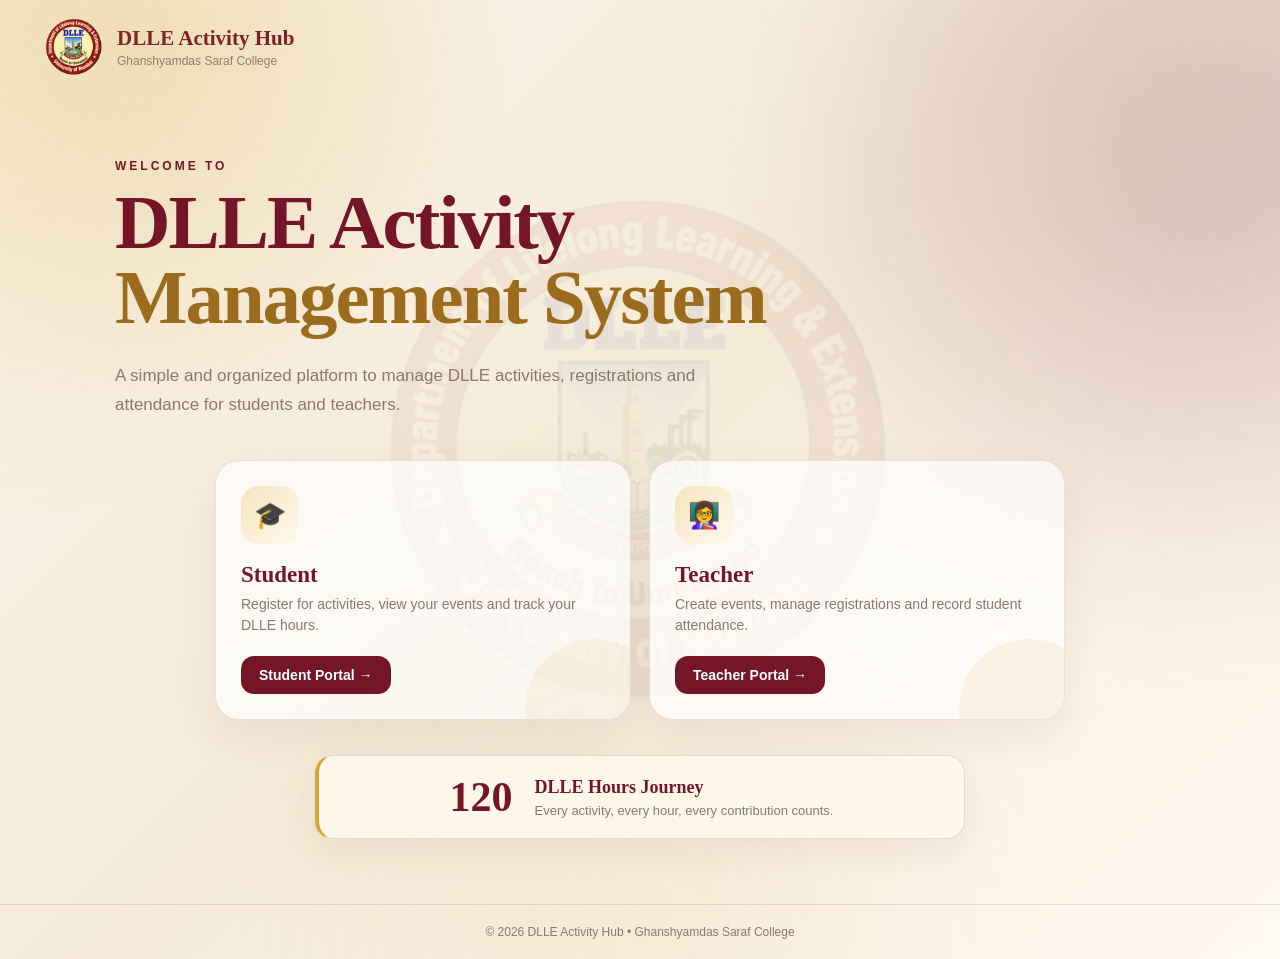
<file: src/main/webapp/index.html>
<!DOCTYPE html>
<html lang="en">
<head>
    <meta charset="UTF-8">
    <meta name="viewport" content="width=device-width, initial-scale=1.0">

    <title>DLLE Activity Hub</title>

    <link rel="stylesheet" href="css/style.css">
</head>

<body>
    <div class="watermark">
    <img src="images/dlle-logo.png" alt="">
</div>
    <header class="navbar">
        <div class="logo-area">
            <img src="images/dlle-logo.png" alt="DLLE logo" class="nav-logo">
            <div>
                <h2>DLLE Activity Hub</h2>
                <p>Ghanshyamdas Saraf College</p>
            </div>
        </div>
    </header>


    <main class="hero">

        <div class="hero-content">

            <p class="welcome">WELCOME TO</p>

            <h1>
                DLLE Activity<br>
                <span>Management System</span>
            </h1>

            <p class="description">
                A simple and organized platform to manage DLLE activities,
                registrations and attendance for students and teachers.
            </p>

            <div class="choice-container">

                <div class="choice-card" onclick="openStudent()">
                    <div class="icon">🎓</div>
                    <h3>Student</h3>
                    <p>
                        Register for activities, view your events
                        and track your DLLE hours.
                    </p>
                    <button>Student Portal →</button>
                </div>


                <div class="choice-card" onclick="openTeacher()">
                    <div class="icon">👩‍🏫</div>
                    <h3>Teacher</h3>
                    <p>
                        Create events, manage registrations
                        and record student attendance.
                    </p>
                    <button>Teacher Portal →</button>
                </div>
                
                
                
            </div>
            <div class="hours-highlight">
                <div class="hours-number">120</div>
                    <div>
                        <strong>DLLE Hours Journey</strong>
                        <p>Every activity, every hour, every contribution counts.</p>
                    </div>
                </div>

        </div>

    </main>


    <footer>
        <p>© 2026 DLLE Activity Hub • Ghanshyamdas Saraf College</p>
    </footer>


    <script src="js/main.js"></script>

</body>
</html>
</file>
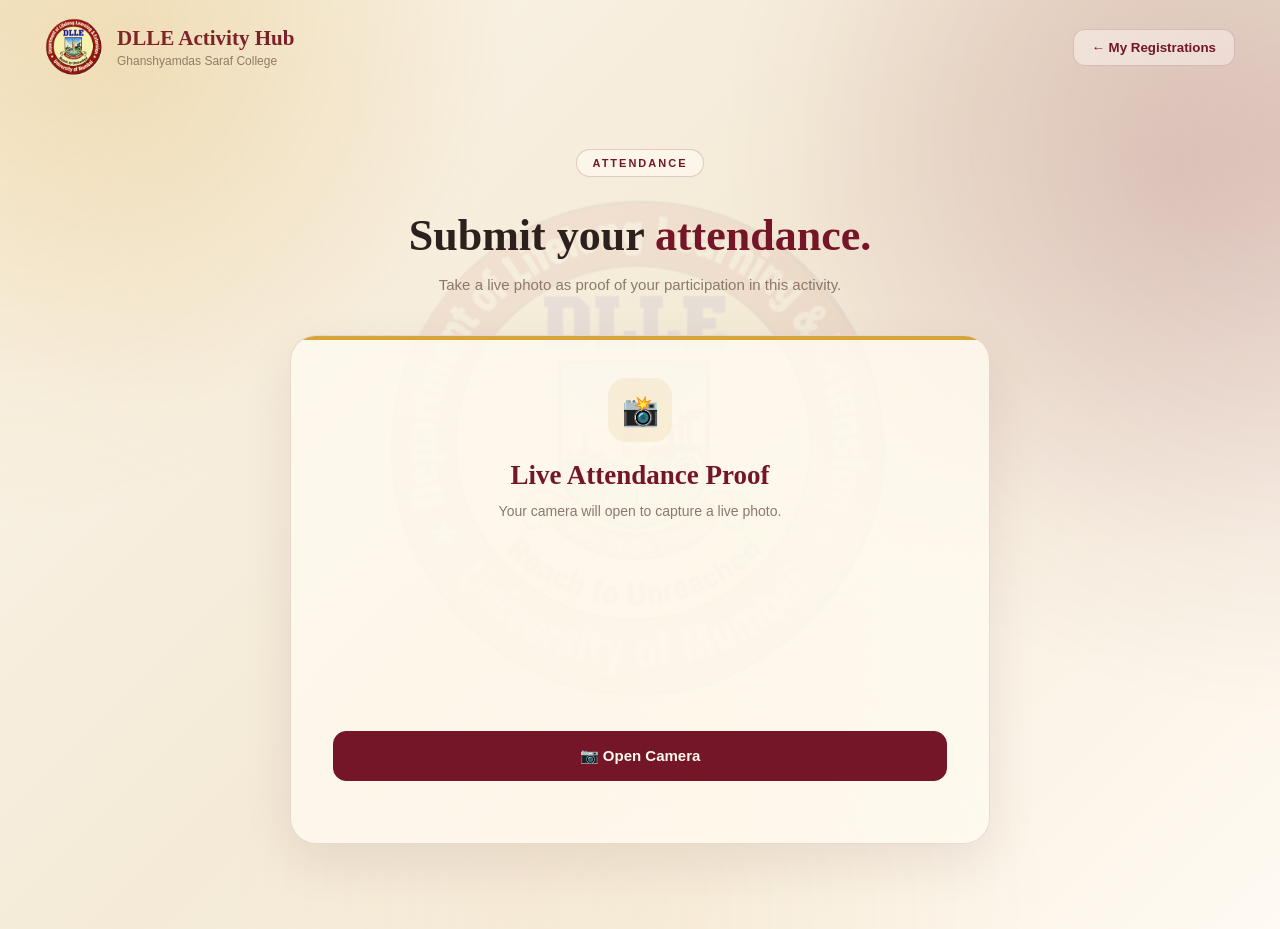
<file: src/main/webapp/attendance.html>
<!DOCTYPE html>
<html lang="en">

<head>
    <meta charset="UTF-8">
    <meta name="viewport" content="width=device-width, initial-scale=1.0">

    <title>Attendance | DLLE Activity Hub</title>

    <link rel="stylesheet" href="css/style.css">
</head>

<body>

<div class="watermark">
    <img src="images/dlle-logo.png" alt="">
</div>


<header class="navbar">

    <div class="logo-area">

        <img src="images/dlle-logo.png"
             alt="DLLE logo"
             class="nav-logo">

        <div>
            <h2>DLLE Activity Hub</h2>
            <p>Ghanshyamdas Saraf College</p>
        </div>

    </div>

    <button class="back-btn" onclick="goBack()">
        ← My Registrations
    </button>

</header>


<main class="attendance-page">

    <section class="attendance-header">

        <div class="student-badge">
            ATTENDANCE
        </div>

        <h1>
            Submit your <span>attendance.</span>
        </h1>

        <p>
            Take a live photo as proof of your participation in this activity.
        </p>

    </section>


    <section class="attendance-card">

        <div class="attendance-icon">
            📸
        </div>

        <h2>Live Attendance Proof</h2>

        <p class="attendance-note">
            Your camera will open to capture a live photo.
        </p>


        <!-- =========================
             CAMERA AREA
             ========================= -->

        <div class="camera-container">

            <video id="cameraPreview"
                   autoplay
                   playsinline>
            </video>

            <canvas id="photoCanvas"></canvas>

        </div>


        <!-- =========================
             OPEN CAMERA
             ========================= -->

        <button type="button"
                id="startCameraBtn"
                class="attendance-submit-main">

            📷 Open Camera

        </button>


        <!-- =========================
             TAKE PHOTO
             ========================= -->

        <button type="button"
                id="takePhotoBtn"
                class="attendance-submit-main"
                style="display:none;">

            📸 Take Photo

        </button>


        <!-- =========================
             PHOTO PREVIEW
             ========================= -->

        <div id="photoPreview"
             class="photo-preview">
        </div>


        <!-- =========================
             ATTENDANCE FORM
             ========================= -->

        <form id="attendanceForm">

            <!-- Event ID -->

            <input type="hidden"
                   id="eventId"
                   name="eventId">


            <!-- Captured Photo -->

            <input type="hidden"
                   id="capturedPhoto"
                   name="capturedPhoto">


            <!-- SUBMIT ATTENDANCE -->

            <button type="submit"
                    id="submitAttendanceBtn"
                    class="attendance-submit-main"
                    style="display:none;">

                Submit Attendance →

            </button>

        </form>

    </section>

</main>


<script>


/* =========================
   PHOTO SIZE SETTINGS
   ========================= */

const MAX_PHOTO_WIDTH = 640;

const PHOTO_QUALITY = 0.6;


/* =========================
   BACK BUTTON
   ========================= */

function goBack() {

    window.location.href =
        "my-registrations.html";

}


/* =========================
   CAMERA ELEMENTS
   ========================= */

const video =
    document.getElementById("cameraPreview");

const canvas =
    document.getElementById("photoCanvas");

const startCameraBtn =
    document.getElementById("startCameraBtn");

const takePhotoBtn =
    document.getElementById("takePhotoBtn");

const submitAttendanceBtn =
    document.getElementById("submitAttendanceBtn");

const photoPreview =
    document.getElementById("photoPreview");

const capturedPhoto =
    document.getElementById("capturedPhoto");

const attendanceForm =
    document.getElementById("attendanceForm");

const eventIdInput =
    document.getElementById("eventId");


let cameraStream = null;


/* =========================
   GET EVENT ID FROM URL
   ========================= */

const params =
    new URLSearchParams(
        window.location.search
    );


const eventId =
    params.get("eventId");


if (!eventId) {

    alert(
        "Activity ID is missing."
    );

} else {

    eventIdInput.value =
        eventId;

    console.log(
        "Attendance Event ID:",
        eventId
    );

}


/* =========================
   OPEN CAMERA
   ========================= */

startCameraBtn.addEventListener(
    "click",
    async function () {

        try {

            cameraStream =
                await navigator.mediaDevices.getUserMedia({

                    video: {
                        facingMode: "user"
                    },

                    audio: false

                });


            video.srcObject =
                cameraStream;


            video.style.display =
                "block";


            startCameraBtn.style.display =
                "none";


            takePhotoBtn.style.display =
                "block";


        } catch (error) {

            console.error(
                "Camera error:",
                error
            );

            alert(
                "Camera access is required to submit attendance."
            );

        }

    }
);


/* =========================
   TAKE LIVE PHOTO
   ========================= */

takePhotoBtn.addEventListener(
    "click",
    function () {

        if (!cameraStream) {

            alert(
                "Please open the camera first."
            );

            return;

        }


        /* =========================
           RESIZE PHOTO
           ========================= */

        const scale =
            Math.min(
                1,
                MAX_PHOTO_WIDTH /
                video.videoWidth
            );


        canvas.width =
            Math.round(
                video.videoWidth * scale
            );


        canvas.height =
            Math.round(
                video.videoHeight * scale
            );


        /* =========================
           CAPTURE FRAME
           ========================= */

        const context =
            canvas.getContext("2d");


        context.drawImage(
            video,
            0,
            0,
            canvas.width,
            canvas.height
        );


        /* =========================
           CONVERT TO JPEG
           ========================= */

        const imageData =
            canvas.toDataURL(
                "image/jpeg",
                PHOTO_QUALITY
            );


        console.log(
            "Photo data length:",
            imageData.length
        );


        /* =========================
           SHOW PREVIEW
           ========================= */

        photoPreview.innerHTML = "";


        const image =
            document.createElement("img");


        image.src =
            imageData;


        image.alt =
            "Captured attendance photo";


        photoPreview.appendChild(
            image
        );


        /* =========================
           STORE PHOTO
           ========================= */

        capturedPhoto.value =
            imageData;


        /* =========================
           STOP CAMERA
           ========================= */

        cameraStream
            .getTracks()
            .forEach(
                track => track.stop()
            );


        cameraStream =
            null;


        video.srcObject =
            null;


        video.style.display =
            "none";


        takePhotoBtn.style.display =
            "none";


        submitAttendanceBtn.style.display =
            "block";

    }
);


/* =========================
   SUBMIT ATTENDANCE
   ========================= */

attendanceForm.addEventListener(
    "submit",
    async function (event) {

        /*
         * IMPORTANT:
         * Stop the normal HTML form submission.
         */

        event.preventDefault();


        /* =========================
           GET VALUES
           ========================= */

        const finalEventId =
            eventIdInput.value;


        const finalPhoto =
            capturedPhoto.value;


        console.log(
            "Event ID:",
            finalEventId
        );


        console.log(
            "Photo length:",
            finalPhoto.length
        );


        /* =========================
           VALIDATE EVENT ID
           ========================= */

        if (!finalEventId) {

            alert(
                "Activity ID is missing."
            );

            return;

        }


        /* =========================
           VALIDATE PHOTO
           ========================= */

        if (!finalPhoto) {

            alert(
                "Please take a live photo before submitting attendance."
            );

            return;

        }


        /* =========================
           DIRECT SERVLET URL
           ========================= */

        const servletUrl =
            "submitAttendance/"
            + encodeURIComponent(
                finalEventId
            );


        console.log(
            "Sending attendance to:",
            servletUrl
        );


        /* =========================
           CREATE POST DATA
           ========================= */

        const formData =
            new URLSearchParams();


        formData.append(
            "capturedPhoto",
            finalPhoto
        );


        /* =========================
           SEND TO SERVLET
           ========================= */

        try {

            submitAttendanceBtn.disabled =
                true;


            submitAttendanceBtn.innerText =
                "Submitting...";


            const response =
                await fetch(
                    servletUrl,
                    {
                        method: "POST",

                        headers: {
                            "Content-Type":
                                "application/x-www-form-urlencoded"
                        },

                        body: formData
                    }
                );


            const result =
    await response.text();

console.log(
    "Server response:",
    result
);

if (response.ok) {

    alert(
        "Attendance submitted successfully!"
    );

    window.location.href =
        "my-registrations.html";

} else {

    alert(
        "Unable to submit attendance. Please try again."
    );

    submitAttendanceBtn.disabled =
        false;

    submitAttendanceBtn.innerText =
        "Submit Attendance →";
}


        } catch (error) {

            console.error(
                "Attendance submission error:",
                error
            );


            submitAttendanceBtn.disabled =
                false;


            submitAttendanceBtn.innerText =
                "Submit Attendance →";


            alert(
                "Unable to submit attendance. Please try again."
            );

        }

    }
);


</script>

</body>

</html>
</file>
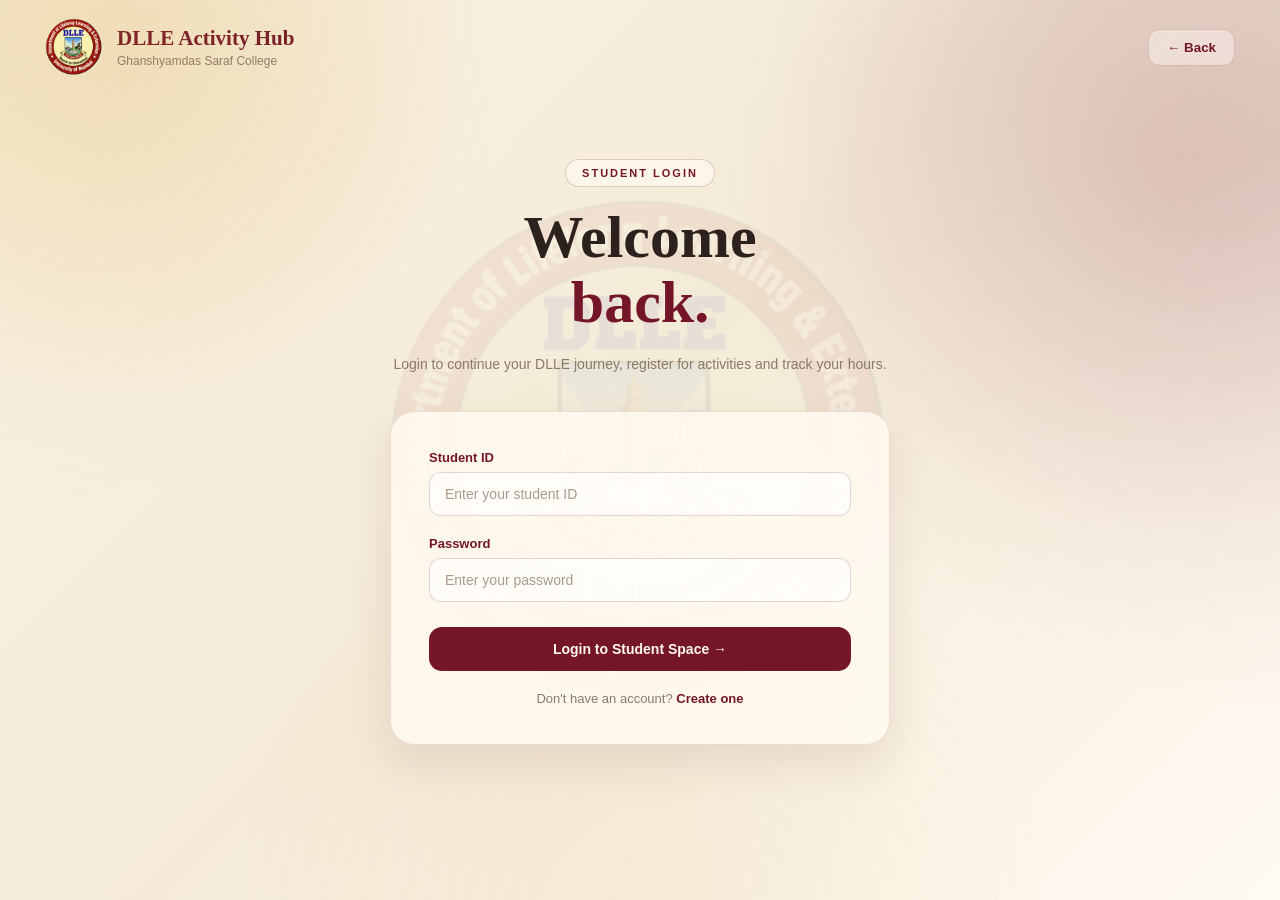
<file: src/main/webapp/student-login.html>
<!DOCTYPE html>
<html lang="en">
<head>
    <meta charset="UTF-8">
    <meta name="viewport" content="width=device-width, initial-scale=1.0">

    <title>Student Login | DLLE Activity Hub</title>

    <link rel="stylesheet" href="css/style.css">
</head>

<body>

    <!-- Background watermark -->
    <div class="watermark">
        <img src="images/dlle-logo.png" alt="">
    </div>


    <!-- Navbar -->
    <header class="navbar">

        <div class="logo-area">

            <img src="images/dlle-logo.png"
                 alt="DLLE logo"
                 class="nav-logo">

            <div>
                <h2>DLLE Activity Hub</h2>
                <p>Ghanshyamdas Saraf College</p>
            </div>

        </div>

        <button class="back-btn" onclick="goBack()">
            ← Back
        </button>

    </header>


    <!-- Login Page -->
    <main class="login-page">

        <section class="login-header">

            <div class="student-badge">
                STUDENT LOGIN
            </div>

            <h1>
                Welcome
                <span>back.</span>
            </h1>

            <p>
                Login to continue your DLLE journey,
                register for activities and track your hours.
            </p>

        </section>


        <!-- Login Card -->
        <section class="login-card">

            <form id="studentLoginForm"
                  action="studentLogin"
                  method="post">


                <!-- Student ID -->
                <div class="form-group">

                    <label for="studentId">
                        Student ID
                    </label>

                    <input
                        type="text"
                        id="studentId"
                        name="studentId"
                        placeholder="Enter your student ID"
                        required>

                </div>


                <!-- Password -->
                <div class="form-group">

                    <label for="studentPassword">
                        Password
                    </label>

                    <input
                        type="password"
                        id="studentPassword"
                        name="password"
                        placeholder="Enter your password"
                        required>

                </div>


                <!-- Error -->
                <div
                    id="login-error"
                    class="form-error"
                    style="display:none;">
                </div>


                <!-- Login Button -->
                <button
                    type="submit"
                    class="login-submit">

                    Login to Student Space →

                </button>


                <!-- Signup -->
                <p class="signup-link">
                    Don't have an account?
                    <a href="student-signup.html">
                        Create one
                    </a>
                </p>

            </form>

        </section>

    </main>


    <!-- JavaScript -->
    <script>

        function goBack() {
            window.location.href = "student.html";
        }

    </script>

</body>
</html>
</file>
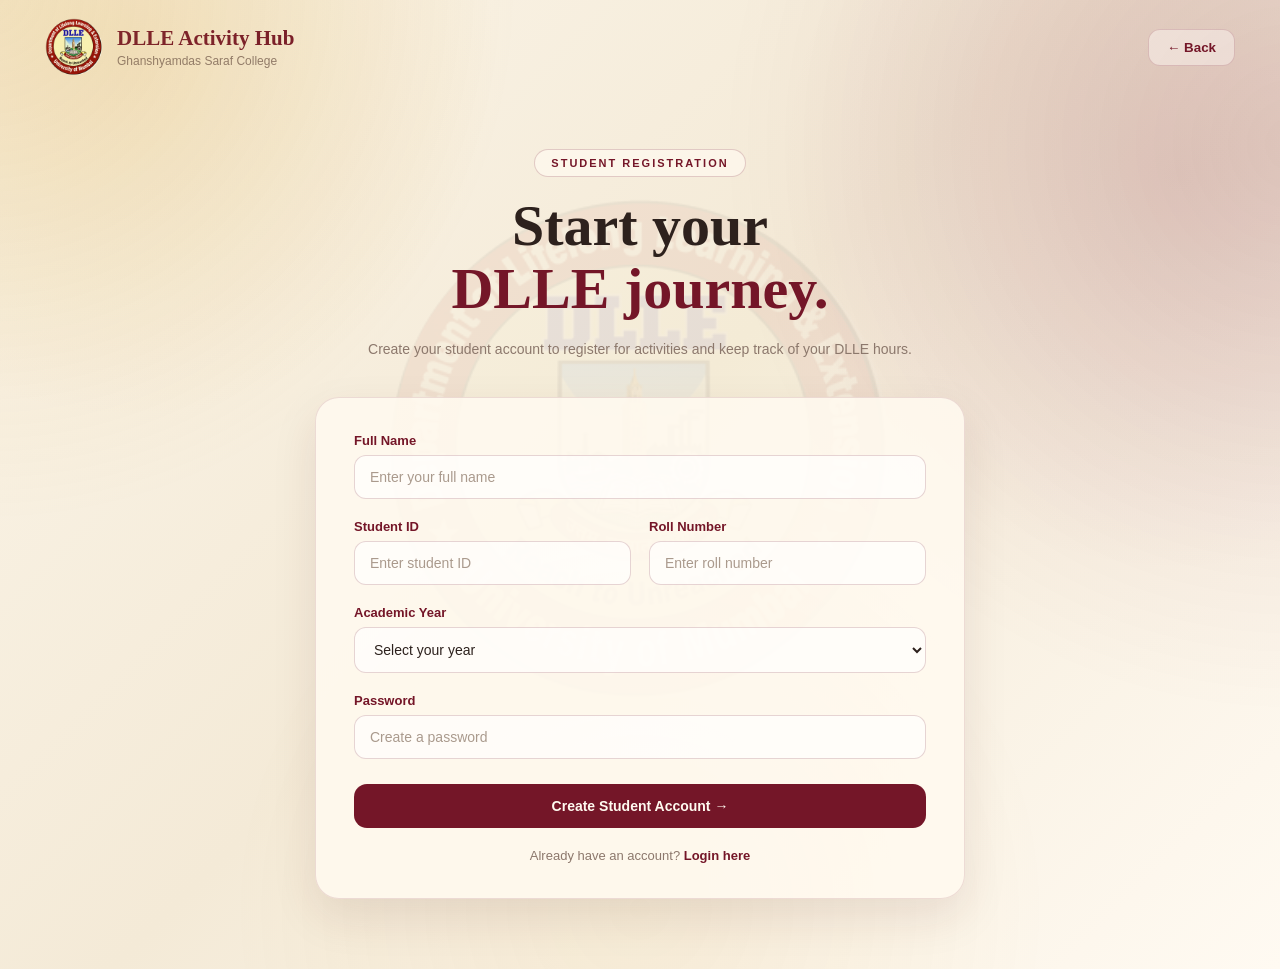
<file: src/main/webapp/student-signup.html>
<!DOCTYPE html>
<html lang="en">
<head>
    <meta charset="UTF-8">
    <meta name="viewport" content="width=device-width, initial-scale=1.0">

    <title>Student Signup | DLLE Activity Hub</title>

    <link rel="stylesheet" href="css/style.css">
</head>

<body>

    <!-- Background watermark -->
    <div class="watermark">
        <img src="images/dlle-logo.png" alt="">
    </div>

    <!-- Navbar -->
    <header class="navbar">

        <div class="logo-area">

            <img src="images/dlle-logo.png"
                 alt="DLLE logo"
                 class="nav-logo">

            <div>
                <h2>DLLE Activity Hub</h2>
                <p>Ghanshyamdas Saraf College</p>
            </div>

        </div>

        <button class="back-btn" onclick="goBack()">
            ← Back
        </button>

    </header>

    <!-- Signup Page -->
    <main class="signup-page">

        <section class="signup-header">

            <div class="student-badge">
                STUDENT REGISTRATION
            </div>

            <h1>
                Start your
                <span>DLLE journey.</span>
            </h1>

            <p>
                Create your student account to register for activities
                and keep track of your DLLE hours.
            </p>

        </section>

        <!-- Signup Form -->
        <section class="signup-card">

           <form id="studentSignupForm">

                <!-- Full Name -->
                <div class="form-group">

                    <label for="studentName">
                        Full Name
                    </label>

                    <input
                        type="text"
                        id="studentName"
                        name="name"
                        placeholder="Enter your full name"
                        required>

                </div>

                <!-- Student ID + Roll Number -->
                <div class="form-row">

                    <div class="form-group">

                        <label for="studentId">
                            Student ID
                        </label>

                        <input
                            type="text"
                            id="studentId"
                            name="studentId"
                            placeholder="Enter student ID"
                            required>

                    </div>

                    <div class="form-group">

                        <label for="rollNo">
                            Roll Number
                        </label>

                        <input
                            type="text"
                            id="rollNo"
                            name="rollNo"
                            placeholder="Enter roll number"
                            required>

                    </div>

                </div>

                <!-- Academic Year -->
                <div class="form-group">

                    <label for="studentYear">
                        Academic Year
                    </label>

                    <select
                        id="studentYear"
                        name="year"
                        required>

                        <option value="">
                            Select your year
                        </option>

                        <option value="FY">
                            FY
                        </option>

                        <option value="SY">
                            SY
                        </option>

                        <option value="TY">
                            TY
                        </option>

                    </select>

                </div>

                <!-- Password -->
                <div class="form-group">

                    <label for="studentPassword">
                        Password
                    </label>

                    <input
                        type="password"
                        id="studentPassword"
                        name="password"
                        placeholder="Create a password"
                        required>

                </div>

                <!-- Error message -->
                <div
                    id="signup-error"
                    class="form-error"
                    style="display:none;">
                </div>

                <!-- Submit -->
                <button
                    type="submit"
                    class="signup-submit">

                    Create Student Account →

                </button>

                <!-- Login -->
                <p class="login-link">
                    Already have an account?
                    <a href="student-login.html">
                        Login here
                    </a>
                </p>

            </form>

        </section>

    </main>
<!-- Signup Popup -->

<div id="signupPopup"
     class="registration-popup"
     style="display:none;">

    <div class="registration-popup-box">

        <div class="popup-icon">
            ✓
        </div>

        <h2 id="signupPopupTitle">
            Account created!
        </h2>

        <p id="signupPopupMessage">
            Your student account has been created successfully.
        </p>

        <button type="button"
                id="signupPopupButton"
                class="signup-submit">
            OK
        </button>

    </div>

</div>
    <!-- JavaScript -->
    <script>

function goBack() {
    window.location.href = "student.html";
}


/* Signup Popup */

function showSignupPopup(title, message, buttonText, action) {

    const popup =
        document.getElementById("signupPopup");

    document.getElementById("signupPopupTitle").innerText =
        title;

    document.getElementById("signupPopupMessage").innerText =
        message;

    const button =
        document.getElementById("signupPopupButton");

    button.innerText =
        buttonText;

    button.onclick = action;

    popup.style.display =
        "flex";
}


function closeSignupPopup() {

    document.getElementById("signupPopup").style.display =
        "none";
}


/* Signup */

document.getElementById("studentSignupForm")
    .addEventListener("submit", function(event) {

        event.preventDefault();

        const form =
            document.getElementById("studentSignupForm");

        const submitButton =
            form.querySelector(".signup-submit");

        submitButton.disabled = true;

        submitButton.innerText =
            "Creating Account...";


        const formData =
            new URLSearchParams(
                new FormData(form)
            );


        fetch("studentSignup", {

            method: "POST",

            headers: {
                "Content-Type":
                    "application/x-www-form-urlencoded"
            },

            body: formData

        })

        .then(response => response.text())

        .then(result => {

            result = result.trim();


            if (result === "SUCCESS") {

                showSignupPopup(
                    "Account created!",
                    "Your student account has been created successfully.",
                    "Go to Login →",
                    function() {
                        window.location.href =
                            "student-login.html";
                    }
                );

            }

            else if (result === "ACCOUNT_EXISTS") {

                submitButton.disabled = false;

                submitButton.innerText =
                    "Create Student Account →";

                showSignupPopup(
                    "Account already exists",
                    "An account with this Student ID already exists. Please login instead.",
                    "Login →",
                    function() {
                        window.location.href =
                            "student-login.html";
                    }
                );

            }

            else {

                submitButton.disabled = false;

                submitButton.innerText =
                    "Create Student Account →";

                showSignupPopup(
                    "Account could not be created",
                    "Something went wrong. Please check your details and try again.",
                    "OK",
                    closeSignupPopup
                );

            }

        })

        .catch(error => {

            console.error(
                "Signup error:",
                error
            );

            submitButton.disabled = false;

            submitButton.innerText =
                "Create Student Account →";

            showSignupPopup(
                "Something went wrong",
                "Unable to create your account. Please try again.",
                "OK",
                closeSignupPopup
            );

        });

    });

</script>

</body>
</html>
</file>
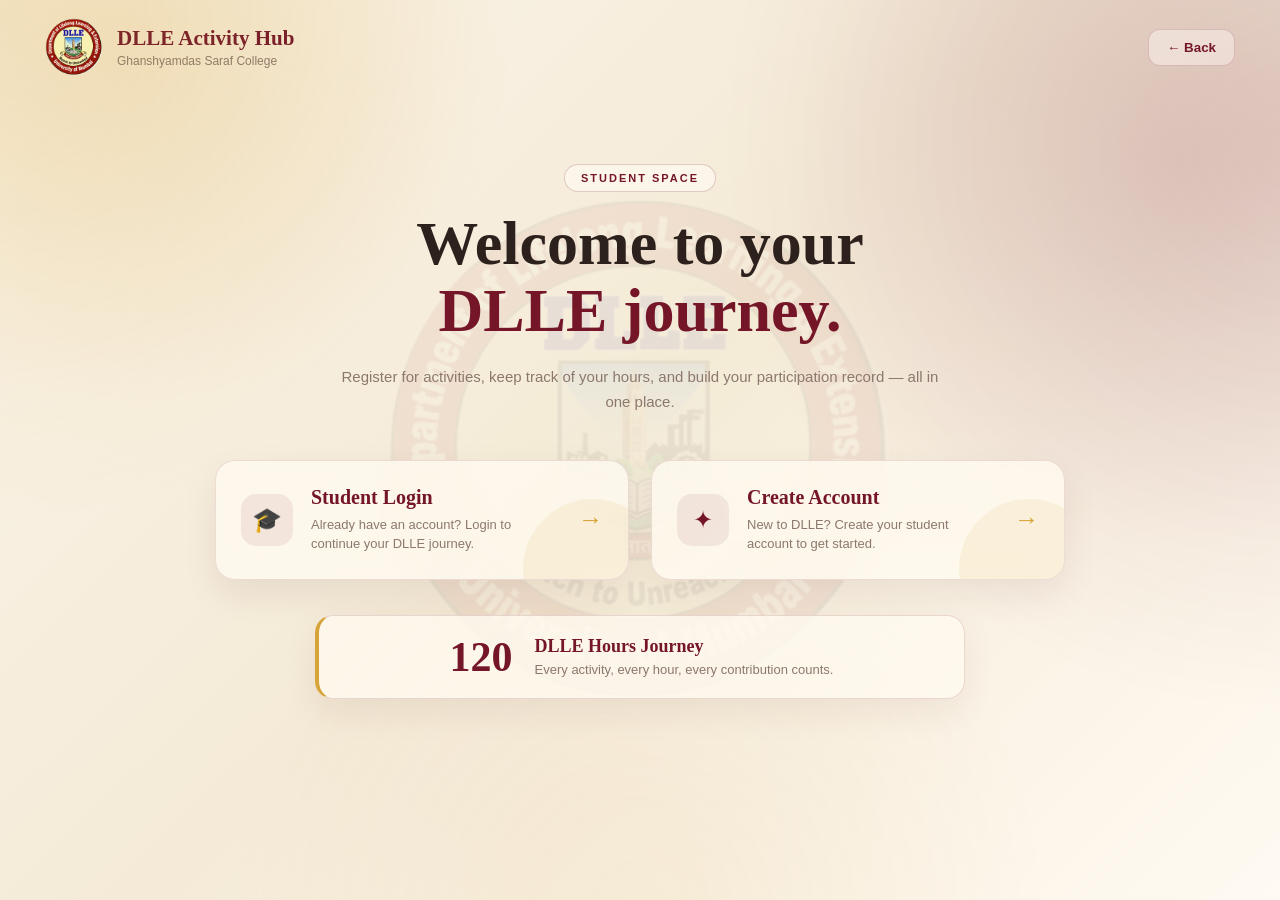
<file: src/main/webapp/student.html>
<!DOCTYPE html>
<html lang="en">
<head>
    <meta charset="UTF-8">
    <meta name="viewport" content="width=device-width, initial-scale=1.0">
    <title>Student | DLLE Activity Hub</title>

    <link rel="stylesheet" href="css/style.css">
</head>

<body>

    <!-- Background watermark -->
    <div class="watermark">
        <img src="images/dlle-logo.png" alt="">
    </div>

    <!-- Navigation -->
    <header class="navbar">
        <div class="logo-area">
            <img src="images/dlle-logo.png" alt="DLLE logo" class="nav-logo">

            <div>
                <h2>DLLE Activity Hub</h2>
                <p>Ghanshyamdas Saraf College</p>
            </div>
        </div>

        <button class="back-btn" onclick="goBack()">
            ← Back
        </button>
    </header>


    <!-- Student Page -->
    <main class="student-page">

        <section class="student-hero">

            <div class="student-badge">
                STUDENT SPACE
            </div>

            <h1>
                Welcome to your
                <span>DLLE journey.</span>
            </h1>

            <p>
                Register for activities, keep track of your hours,
                and build your participation record — all in one place.
            </p>

        </section>


        <!-- Student Choices -->
        <section class="choice-container">

            <div class="choice-card" onclick="openStudentLogin()">

                <div class="choice-icon">
                    🎓
                </div>

                <div>
                    <h3>Student Login</h3>

                    <p>
                        Already have an account?
                        Login to continue your DLLE journey.
                    </p>
                </div>

                <div class="arrow">→</div>

            </div>


            <div class="choice-card" onclick="openStudentSignup()">

                <div class="choice-icon">
                    ✦
                </div>

                <div>
                    <h3>Create Account</h3>

                    <p>
                        New to DLLE?
                        Create your student account to get started.
                    </p>
                </div>

                <div class="arrow">→</div>

            </div>

        </section>


        <!-- Hours Section -->
        <div class="hours-highlight">

            <div class="hours-number">
                120
            </div>

            <div>
                <strong>DLLE Hours Journey</strong>

                <p>
                    Every activity, every hour,
                    every contribution counts.
                </p>
            </div>

        </div>

    </main>


    <script>

    function goBack() {
        window.location.href = "index.html";
    }

    function openStudentLogin() {
        window.location.href = "student-login.html";
    }

    function openStudentSignup() {
        window.location.href = "student-signup.html";
    }

</script>

</body>
</html>
</file>
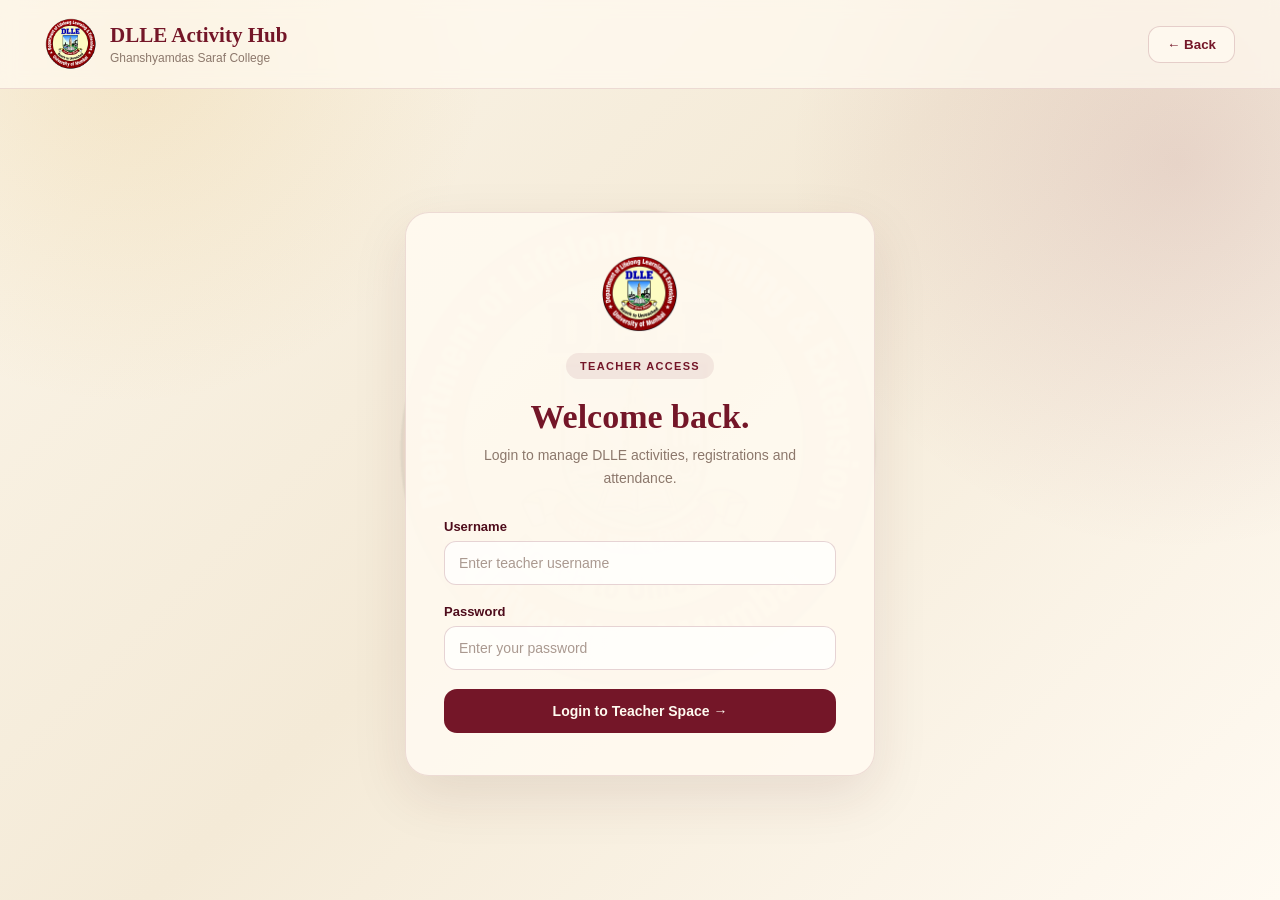
<file: src/main/webapp/teacher-login.html>
<!DOCTYPE html>
<html lang="en">
<head>
    <meta charset="UTF-8">
    <meta name="viewport" content="width=device-width, initial-scale=1.0">

    <title>Teacher Login | DLLE Activity Hub</title>

    <link rel="stylesheet" href="css/teacher.css">
</head>

<body>

<div class="watermark">
    <img src="images/dlle-logo.png" alt="">
</div>

<header class="navbar">

    <div class="logo-area">
        <img src="images/dlle-logo.png"
             alt="DLLE logo"
             class="nav-logo">

        <div>
            <h2>DLLE Activity Hub</h2>
            <p>Ghanshyamdas Saraf College</p>
        </div>
    </div>

    <button class="back-btn" onclick="goBack()">
        ← Back
    </button>

</header>


<main class="auth-page">

    <section class="auth-card">

        <div class="auth-logo-wrapper">
            <img src="images/dlle-logo.png"
                 alt="DLLE logo"
                 class="auth-logo">
        </div>

        <div class="student-badge">
            TEACHER ACCESS
        </div>

        <h1>Welcome back.</h1>

        <p class="auth-subtitle">
            Login to manage DLLE activities, registrations and attendance.
        </p>


        <form id="teacherLoginForm">

            <div class="form-group">

                <label for="teacherUsername">
                    Username
                </label>

                <input
                    type="text"
                    id="teacherUsername"
                    name="username"
                    placeholder="Enter teacher username"
                    autocomplete="username"
                    required
                >

            </div>


            <div class="form-group">

                <label for="teacherPassword">
                    Password
                </label>

                <input
                    type="password"
                    id="teacherPassword"
                    name="password"
                    placeholder="Enter your password"
                    autocomplete="current-password"
                    required
                >

            </div>


            <div id="teacherLoginError"
                 class="form-error"
                 style="display:none;">
            </div>


            <button
                type="submit"
                class="login-submit"
                id="teacherLoginButton">

                Login to Teacher Space →

            </button>

        </form>

    </section>

</main>


<!-- LOGIN POPUP -->

<div id="teacherLoginPopup"
     class="registration-popup"
     style="display:none;">

    <div class="registration-popup-box">

        <div class="popup-icon"
             id="teacherPopupIcon">
            ✓
        </div>

        <h2 id="teacherPopupTitle">
            Login successful!
        </h2>

        <p id="teacherPopupMessage">
            Welcome to the teacher dashboard.
        </p>

        <button
            type="button"
            class="signup-submit"
            id="teacherPopupButton">

            Continue →

        </button>

    </div>

</div>


<script>

function goBack() {
    window.location.href = "index.html";
}


/* ---------------- POPUP ---------------- */

function showTeacherPopup(title, message, buttonText, action) {

    const popup =
        document.getElementById("teacherLoginPopup");

    document.getElementById("teacherPopupTitle")
        .innerText = title;

    document.getElementById("teacherPopupMessage")
        .innerText = message;

    const button =
        document.getElementById("teacherPopupButton");

    button.innerText = buttonText;

    button.onclick = action;

    popup.style.display = "flex";
}


function closeTeacherPopup() {

    document.getElementById("teacherLoginPopup")
        .style.display = "none";
}


/* ---------------- LOGIN ---------------- */

document
    .getElementById("teacherLoginForm")
    .addEventListener("submit", function(event) {

        event.preventDefault();

        const form = this;

        const username =
            document.getElementById("teacherUsername")
                .value.trim();

        const password =
            document.getElementById("teacherPassword")
                .value;

        const button =
            document.getElementById("teacherLoginButton");

        const error =
            document.getElementById("teacherLoginError");


        error.style.display = "none";


        /* Empty-field validation */

        if (username === "" || password === "") {

            error.innerText =
                "Please enter your username and password.";

            error.style.display = "block";

            return;
        }


        button.disabled = true;

        button.innerText = "Logging in...";


        const formData =
            new URLSearchParams(new FormData(form));


        fetch("teacherLogin", {

            method: "POST",

            headers: {
                "Content-Type":
                    "application/x-www-form-urlencoded"
            },

            body: formData

        })

        .then(response => response.text())

        .then(result => {

            result = result.trim();


            if (result === "SUCCESS") {

                showTeacherPopup(
                    "Login successful!",
                    "Welcome to the DLLE teacher dashboard.",
                    "Continue →",
                    function() {

                        window.location.href =
                            "teacher-dashboard.html";

                    }
                );

            }

            else if (result === "INVALID") {

                button.disabled = false;

                button.innerText =
                    "Login to Teacher Space →";

                showTeacherPopup(
                    "Login failed",
                    "Incorrect username or password. Please try again.",
                    "Try Again",
                    closeTeacherPopup
                );

            }

            else {

                button.disabled = false;

                button.innerText =
                    "Login to Teacher Space →";

                showTeacherPopup(
                    "Something went wrong",
                    "We could not complete your login. Please try again.",
                    "OK",
                    closeTeacherPopup
                );

            }

        })

        .catch(error => {

            console.error("Teacher login error:", error);

            button.disabled = false;

            button.innerText =
                "Login to Teacher Space →";

            showTeacherPopup(
                "Connection error",
                "Unable to connect to the server. Please try again.",
                "OK",
                closeTeacherPopup
            );

        });

    });

</script>

</body>
</html>
</file>
<file: src/main/webapp/css/style.css>
:root {
    --wine: #741628;
    --wine-dark: #4e0c1b;
    --wine-light: #9b2940;
    --gold: #d7a43a;
    --cream: #fffaf0;
    --paper: #f8f1e4;
    --ink: #2d211d;
    --muted: #8c786c;
    --line: rgba(116, 22, 40, 0.12);
}

* {
    box-sizing: border-box;
    margin: 0;
    padding: 0;
}

html {
    scroll-behavior: smooth;
}

body {
    min-height: 100vh;
    color: var(--ink);
    font-family: Arial, sans-serif;
    background:
        radial-gradient(
            circle at 10% 5%,
            rgba(215, 164, 58, 0.18),
            transparent 25%
        ),
        radial-gradient(
            circle at 92% 18%,
            rgba(116, 22, 40, 0.12),
            transparent 28%
        ),
        linear-gradient(
            135deg,
            #fbf5e9 0%,
            #f4ead7 48%,
            #fffaf2 100%
        );
}

/* Watermark */

.watermark {
    position: fixed;
    top: 50%;
    left: 50%;
    width: 520px;
    height: 520px;
    transform: translate(-50%, -50%);
    opacity: 0.055;
    z-index: 0;
    pointer-events: none;
}

.watermark img {
    width: 100%;
    height: 100%;
    object-fit: contain;
}

/* Navigation */

.navbar {
    display: flex;
    align-items: center;
    justify-content: space-between;
    padding: 18px 45px;
}

.logo-area {
    display: flex;
    align-items: center;
    gap: 14px;
}

.logo-area img {
    width: 58px;
    height: 58px;
    object-fit: contain;
}

.logo-area h2 {
    color: var(--wine);
    font-family: Georgia, serif;
    font-size: 21px;
}

.logo-area p {
    margin-top: 3px;
    color: var(--muted);
    font-size: 12px;
}

/* Main */

.hero {
    position: relative;
    z-index: 1;
    min-height: calc(100vh - 110px);
    display: flex;
    align-items: center;
    justify-content: center;
    padding: 65px 7%;
}

.hero-content {
    width: 100%;
    max-width: 1050px;
}

.welcome {
    margin-bottom: 12px;
    color: var(--wine);
    font-size: 12px;
    font-weight: bold;
    letter-spacing: 3px;
}

.hero h1 {
    max-width: 750px;
    color: var(--wine);
    font-family: Georgia, serif;
    font-size: clamp(3rem, 6vw, 5.4rem);
    line-height: 0.98;
    letter-spacing: -2px;
}

.hero h1 span {
    color: #9c6c1e;
}

.description {
    max-width: 620px;
    margin-top: 25px;
    color: var(--muted);
    font-size: 17px;
    line-height: 1.75;
}

.rule {
    width: 74px;
    height: 5px;
    margin-top: 27px;
    border-radius: 99px;
    background: linear-gradient(
        90deg,
        var(--gold),
        var(--wine)
    );
}

/* Portal cards */

.choice-container {
    display: grid;
    grid-template-columns: 1fr 1fr;
    gap: 18px;
    max-width: 850px;
    margin: 40px auto 0;
}

.choice-card {
    position: relative;
    overflow: hidden;
    padding: 25px;
    border: 1px solid rgba(116, 22, 40, 0.12);
    border-radius: 24px;
    background: rgba(255, 255, 255, 0.72);
    box-shadow: 0 16px 45px rgba(79, 25, 29, 0.07);
    cursor: pointer;
    backdrop-filter: blur(15px);
    transition: 0.25s ease;
}

.choice-card::before {
    content: "";
    position: absolute;
    width: 140px;
    height: 140px;
    right: -35px;
    bottom: -60px;
    border-radius: 50%;
    background: rgba(215, 164, 58, 0.1);
}

.choice-card:hover {
    transform: translateY(-5px);
    border-color: rgba(116, 22, 40, 0.3);
    box-shadow: 0 24px 55px rgba(79, 25, 29, 0.13);
}

.icon {
    width: 58px;
    height: 58px;
    display: flex;
    align-items: center;
    justify-content: center;
    margin-bottom: 18px;
    border-radius: 18px;
    background: linear-gradient(
        135deg,
        #f6e4bd,
        #fff9ec
    );
    color: var(--wine);
    font-size: 26px;
}

.choice-card h3 {
    margin-bottom: 6px;
    color: var(--wine);
    font-family: Georgia, serif;
    font-size: 23px;
}

.choice-card p {
    margin-bottom: 20px;
    color: var(--muted);
    font-size: 14px;
    line-height: 1.5;
}

.choice-card button {
    padding: 11px 18px;
    border: 0;
    border-radius: 13px;
    background: var(--wine);
    color: white;
    font-size: 14px;
    font-weight: bold;
    cursor: pointer;
    transition: 0.2s ease;
}

.choice-card button:hover {
    background: var(--wine-dark);
    transform: translateY(-2px);
}

/* Footer */

footer {
    position: relative;
    z-index: 2;
    padding: 20px;
    border-top: 1px solid var(--line);
    color: var(--muted);
    text-align: center;
    font-size: 12px;
}

/* Mobile */

@media (max-width: 760px) {

    .hero {
        padding: 45px 20px;
    }

    .choice-container {
        grid-template-columns: 1fr;
    }

    .hero h1 {
        font-size: 3.1rem;
    }

    .watermark {
        width: 350px;
        height: 350px;
    }
}
/* ================================
   LANDING PAGE ANIMATIONS
================================ */

.hero-content {
    animation: heroReveal 0.9s ease-out both;
}

@keyframes heroReveal {
    from {
        opacity: 0;
        transform: translateY(25px);
    }

    to {
        opacity: 1;
        transform: translateY(0);
    }
}
/* Portal cards entrance */

.choice-card {
    opacity: 0;
}

.choice-card:first-child {
    animation: cardFromLeft 0.8s ease-out 0.35s forwards;
}

.choice-card:last-child {
    animation: cardFromRight 0.8s ease-out 0.5s forwards;
}

@keyframes cardFromLeft {
    from {
        opacity: 0;
        transform: translateX(-60px);
    }

    to {
        opacity: 1;
        transform: translateX(0);
    }
}

@keyframes cardFromRight {
    from {
        opacity: 0;
        transform: translateX(60px);
    }

    to {
        opacity: 1;
        transform: translateX(0);
    }
}
/* 120 Hours section */

.hours-highlight {
    max-width: 650px;
    margin: 35px auto 0;
    padding: 20px 28px;

    display: flex;
    align-items: center;
    justify-content: center;
    gap: 22px;

    background: rgba(255, 250, 240, 0.78);

    border: 1px solid rgba(116, 22, 40, 0.15);
    border-left: 4px solid var(--gold);

    border-radius: 18px;

    box-shadow: 0 12px 35px rgba(79, 25, 29, 0.07);

    opacity: 0;

    animation: hoursReveal 0.8s ease-out 0.75s forwards;
}

.hours-number {
    font-family: Georgia, serif;
    font-size: 42px;
    font-weight: bold;
    line-height: 1;

    color: var(--wine);

    animation: hoursGlow 2.5s ease-in-out 1.5s infinite;
}

.hours-highlight strong {
    display: block;

    color: var(--wine);

    font-family: Georgia, serif;
    font-size: 18px;
}

.hours-highlight p {
    margin: 5px 0 0;

    color: var(--muted);

    font-size: 13px;
}

@keyframes hoursReveal {
    from {
        opacity: 0;
        transform: translateY(25px) scale(0.97);
    }

    to {
        opacity: 1;
        transform: translateY(0) scale(1);
    }
}

@keyframes hoursGlow {
    0%, 100% {
        transform: scale(1);
    }

    50% {
        transform: scale(1.06);
    }
}
/* DLLE Logo entrance */

.nav-logo {
    width: 70px;
    height: 70px;
    object-fit: contain;

    animation: logoWhoa 1.2s ease-out both;
}

@keyframes logoWhoa {
    0% {
        transform: scale(0.55) rotate(-12deg);
        opacity: 0;
    }

    55% {
        transform: scale(1.12) rotate(4deg);
        opacity: 1;
    }

    75% {
        transform: scale(0.96) rotate(-2deg);
    }

    100% {
        transform: scale(1) rotate(0deg);
        opacity: 1;
    }
}
/* Slow moving background */

body::after {
    content: "";
    position: fixed;
    top: -35%;
    left: -35%;

    width: 170%;
    height: 170%;

    pointer-events: none;
    z-index: 0;

    background:
        radial-gradient(
            circle at 20% 20%,
            rgba(215, 164, 58, 0.16),
            transparent 25%
        ),
        radial-gradient(
            circle at 80% 30%,
            rgba(116, 22, 40, 0.12),
            transparent 28%
        ),
        radial-gradient(
            circle at 50% 80%,
            rgba(215, 164, 58, 0.08),
            transparent 25%
        );

    animation: backgroundRotate 35s linear infinite;
}

@keyframes backgroundRotate {
    from {
        transform: rotate(0deg);
    }

    to {
        transform: rotate(360deg);
    }
}
/* ================================
   STUDENT PAGE
================================ */

.student-page {
    position: relative;
    z-index: 2;
    max-width: 1000px;
    margin: 0 auto;
    padding: 70px 30px 60px;
}

.student-hero {
    text-align: center;
    max-width: 720px;
    margin: 0 auto;
    animation: heroReveal 0.8s ease-out both;
}

.student-badge {
    display: inline-block;
    padding: 7px 16px;
    border: 1px solid rgba(116, 22, 40, 0.2);
    border-radius: 30px;
    color: var(--wine);
    background: rgba(255, 250, 240, 0.7);
    font-size: 11px;
    font-weight: 700;
    letter-spacing: 2px;
    margin-bottom: 18px;
}

.student-hero h1 {
    margin: 0;
    font-family: Georgia, serif;
    font-size: clamp(38px, 5vw, 62px);
    line-height: 1.08;
    color: var(--ink);
}

.student-hero h1 span {
    display: block;
    color: var(--wine);
}

.student-hero p {
    max-width: 620px;
    margin: 20px auto 0;
    color: var(--muted);
    font-size: 15px;
    line-height: 1.7;
}


/* Student choice cards */

.student-page .choice-container {
    display: grid;
    grid-template-columns: repeat(2, minmax(0, 1fr));
    gap: 22px;
    max-width: 850px;
    margin: 45px auto 0;
}

.student-page .choice-card {
    position: relative;
    display: flex;
    align-items: center;
    gap: 18px;
    padding: 25px;
    background: rgba(255, 250, 240, 0.82);
    border: 1px solid rgba(116, 22, 40, 0.12);
    border-radius: 20px;
    box-shadow: 0 14px 35px rgba(79, 25, 29, 0.08);
    cursor: pointer;
    transition: transform 0.25s ease,
                box-shadow 0.25s ease,
                border-color 0.25s ease;
}

.student-page .choice-card:hover {
    transform: translateY(-6px);
    border-color: rgba(215, 164, 58, 0.55);
    box-shadow: 0 20px 45px rgba(79, 25, 29, 0.13);
}

.choice-icon {
    width: 52px;
    height: 52px;
    flex-shrink: 0;
    display: grid;
    place-items: center;
    border-radius: 15px;
    background: rgba(116, 22, 40, 0.08);
    color: var(--wine);
    font-size: 24px;
}

.student-page .choice-card h3 {
    margin: 0 0 6px;
    color: var(--wine);
    font-family: Georgia, serif;
    font-size: 20px;
}

.student-page .choice-card p {
    margin: 0;
    color: var(--muted);
    font-size: 13px;
    line-height: 1.5;
}

.student-page .arrow {
    margin-left: auto;
    color: var(--gold);
    font-size: 25px;
    transition: transform 0.25s ease;
}

.student-page .choice-card:hover .arrow {
    transform: translateX(5px);
}


/* Hours highlight */

.student-page .hours-highlight {
    max-width: 650px;
    margin: 35px auto 0;
}


/* Back button */

.back-btn {
    margin-left: auto;
    border: 1px solid rgba(116, 22, 40, 0.18);
    background: rgba(255, 250, 240, 0.75);
    color: var(--wine);
    padding: 10px 18px;
    border-radius: 12px;
    cursor: pointer;
    font-weight: 600;
    transition: all 0.2s ease;
}

.back-btn:hover {
    background: var(--wine);
    color: var(--cream);
}


/* Mobile */

@media (max-width: 700px) {

    .student-page {
        padding: 50px 20px;
    }

    .student-page .choice-container {
        grid-template-columns: 1fr;
    }

    .student-hero h1 {
        font-size: 42px;
    }

}
/* ================================
   STUDENT SIGNUP PAGE
================================ */

.signup-page {
    position: relative;
    z-index: 2;
    max-width: 900px;
    margin: 0 auto;
    padding: 55px 30px 70px;
}


/* Header */

.signup-header {
    text-align: center;
    max-width: 650px;
    margin: 0 auto 35px;
    animation: heroReveal 0.8s ease-out both;
}

.signup-header h1 {
    margin: 0;
    font-family: Georgia, serif;
    font-size: clamp(38px, 5vw, 58px);
    line-height: 1.08;
    color: var(--ink);
}

.signup-header h1 span {
    display: block;
    color: var(--wine);
}

.signup-header p {
    max-width: 580px;
    margin: 18px auto 0;
    color: var(--muted);
    font-size: 14px;
    line-height: 1.7;
}


/* Signup card */

.signup-card {
    max-width: 650px;
    margin: 0 auto;
    padding: 35px 38px;
    background: rgba(255, 250, 240, 0.88);
    border: 1px solid rgba(116, 22, 40, 0.13);
    border-radius: 24px;
    box-shadow: 0 18px 45px rgba(79, 25, 29, 0.10);
    animation: signupCardReveal 0.8s ease-out 0.2s both;
}

@keyframes signupCardReveal {
    from {
        opacity: 0;
        transform: translateY(25px);
    }

    to {
        opacity: 1;
        transform: translateY(0);
    }
}


/* Form */

.form-group {
    margin-bottom: 20px;
}

.form-row {
    display: grid;
    grid-template-columns: 1fr 1fr;
    gap: 18px;
}

.form-group label {
    display: block;
    margin-bottom: 7px;
    color: var(--wine);
    font-size: 13px;
    font-weight: 700;
}

.form-group input,
.form-group select {
    width: 100%;
    box-sizing: border-box;
    padding: 13px 15px;
    border: 1px solid rgba(116, 22, 40, 0.18);
    border-radius: 12px;
    background: rgba(255, 255, 255, 0.65);
    color: var(--ink);
    font-family: inherit;
    font-size: 14px;
    outline: none;
    transition: border-color 0.2s ease,
                box-shadow 0.2s ease,
                background 0.2s ease;
}

.form-group input::placeholder {
    color: #aa9a8d;
}

.form-group input:focus,
.form-group select:focus {
    border-color: var(--gold);
    background: #fffdf8;
    box-shadow: 0 0 0 3px rgba(215, 164, 58, 0.12);
}


/* Submit button */

.signup-submit {
    width: 100%;
    margin-top: 5px;
    padding: 14px 20px;
    border: none;
    border-radius: 13px;
    background: var(--wine);
    color: var(--cream);
    font-family: inherit;
    font-size: 14px;
    font-weight: 700;
    cursor: pointer;
    transition: transform 0.2s ease,
                background 0.2s ease,
                box-shadow 0.2s ease;
}

.signup-submit:hover {
    background: var(--wine-dark);
    transform: translateY(-2px);
    box-shadow: 0 9px 22px rgba(116, 22, 40, 0.18);
}


/* Error message */

.form-error {
    margin: 0 0 15px;
    padding: 10px 12px;
    border-radius: 10px;
    background: rgba(116, 22, 40, 0.08);
    color: var(--wine);
    font-size: 13px;
}


/* Login link */

.login-link {
    margin: 20px 0 0;
    text-align: center;
    color: var(--muted);
    font-size: 13px;
}

.login-link a {
    color: var(--wine);
    font-weight: 700;
    text-decoration: none;
}

.login-link a:hover {
    color: var(--gold);
    text-decoration: underline;
}


/* Mobile */

@media (max-width: 700px) {

    .signup-page {
        padding: 45px 20px 55px;
    }

    .signup-card {
        padding: 28px 22px;
    }

    .form-row {
        grid-template-columns: 1fr;
        gap: 0;
    }

    .signup-header h1 {
        font-size: 42px;
    }

}
/* ================================
   STUDENT LOGIN PAGE
================================ */

.login-page {
    position: relative;
    z-index: 2;
    max-width: 900px;
    margin: 0 auto;
    padding: 65px 30px 70px;
}


/* Login header */

.login-header {
    text-align: center;
    max-width: 650px;
    margin: 0 auto 35px;
    animation: heroReveal 0.8s ease-out both;
}

.login-header h1 {
    margin: 0;
    font-family: Georgia, serif;
    font-size: clamp(40px, 5vw, 60px);
    line-height: 1.08;
    color: var(--ink);
}

.login-header h1 span {
    display: block;
    color: var(--wine);
}

.login-header p {
    max-width: 580px;
    margin: 18px auto 0;
    color: var(--muted);
    font-size: 14px;
    line-height: 1.7;
}


/* Login card */

.login-card {
    max-width: 500px;
    margin: 0 auto;
    padding: 38px;
    background: rgba(255, 250, 240, 0.88);
    border: 1px solid rgba(116, 22, 40, 0.13);
    border-radius: 24px;
    box-shadow: 0 18px 45px rgba(79, 25, 29, 0.10);
    animation: signupCardReveal 0.8s ease-out 0.2s both;
}


/* Login button */

.login-submit {
    width: 100%;
    margin-top: 5px;
    padding: 14px 20px;
    border: none;
    border-radius: 13px;
    background: var(--wine);
    color: var(--cream);
    font-family: inherit;
    font-size: 14px;
    font-weight: 700;
    cursor: pointer;
    transition: transform 0.2s ease,
                background 0.2s ease,
                box-shadow 0.2s ease;
}

.login-submit:hover {
    background: var(--wine-dark);
    transform: translateY(-2px);
    box-shadow: 0 9px 22px rgba(116, 22, 40, 0.18);
}


/* Signup link */

.signup-link {
    margin: 20px 0 0;
    text-align: center;
    color: var(--muted);
    font-size: 13px;
}

.signup-link a {
    color: var(--wine);
    font-weight: 700;
    text-decoration: none;
}

.signup-link a:hover {
    color: var(--gold);
    text-decoration: underline;
}


/* Mobile */

@media (max-width: 700px) {

    .login-page {
        padding: 45px 20px 55px;
    }

    .login-card {
        padding: 28px 22px;
    }

    .login-header h1 {
        font-size: 44px;
    }

}
/* ================================
   STUDENT DASHBOARD
================================ */

.dashboard-page {
    position: relative;
    z-index: 2;
    max-width: 1050px;
    margin: 0 auto;
    padding: 55px 30px 80px;
}


/* Dashboard Header */

.dashboard-header {
    margin-bottom: 30px;
    animation: heroReveal 0.8s ease-out both;
}

.dashboard-header h1 {
    margin: 12px 0 0;
    font-family: Georgia, serif;
    font-size: clamp(38px, 5vw, 58px);
    line-height: 1.08;
    color: var(--ink);
}

.dashboard-header h1 span {
    color: var(--wine);
}

.dashboard-header p {
    margin: 15px 0 0;
    color: var(--muted);
    font-size: 14px;
}


/* Student Information */

.student-info-card {
    display: grid;
    grid-template-columns: repeat(4, 1fr);
    gap: 1px;
    background: rgba(116, 22, 40, 0.12);
    border: 1px solid rgba(116, 22, 40, 0.12);
    border-radius: 18px;
    overflow: hidden;
    margin-bottom: 25px;
    animation: signupCardReveal 0.8s ease-out 0.15s both;
}

.info-item {
    padding: 20px;
    background: rgba(255, 250, 240, 0.88);
}

.info-item span {
    display: block;
    margin-bottom: 7px;
    color: var(--muted);
    font-size: 12px;
}

.info-item strong {
    color: var(--wine);
    font-family: Georgia, serif;
    font-size: 18px;
}


/* Hours Card */

.hours-card {
    padding: 35px;
    margin-bottom: 25px;
    background: rgba(255, 250, 240, 0.9);
    border: 1px solid rgba(116, 22, 40, 0.13);
    border-radius: 24px;
    box-shadow: 0 18px 45px rgba(79, 25, 29, 0.09);
    animation: signupCardReveal 0.8s ease-out 0.25s both;
}

.hours-content {
    display: flex;
    align-items: center;
    justify-content: space-between;
    gap: 35px;
}

.hours-text {
    max-width: 600px;
}

.hours-text h2 {
    margin: 10px 0 0;
    font-family: Georgia, serif;
    font-size: 38px;
    line-height: 1.1;
    color: var(--ink);
}

.hours-text h2 span {
    color: var(--wine);
}

.hours-text p {
    margin: 15px 0 0;
    color: var(--muted);
    font-size: 14px;
    line-height: 1.7;
}


/* Progress Circle */

.progress-circle {
    width: 145px;
    height: 145px;
    flex-shrink: 0;
    border-radius: 50%;
    display: flex;
    align-items: center;
    justify-content: center;
    background:
        conic-gradient(
            var(--wine) 0deg,
            var(--wine) 0deg,
            rgba(116, 22, 40, 0.10) 0deg
        );
    position: relative;
}

.progress-circle::before {
    content: "";
    position: absolute;
    width: 112px;
    height: 112px;
    border-radius: 50%;
    background: var(--cream);
}

.progress-inner {
    position: relative;
    z-index: 1;
    text-align: center;
}

.progress-inner strong {
    display: block;
    color: var(--wine);
    font-family: Georgia, serif;
    font-size: 30px;
}

.progress-inner span {
    color: var(--muted);
    font-size: 12px;
}


/* Progress Bar */

.progress-section {
    margin-top: 30px;
}

.progress-label {
    display: flex;
    justify-content: space-between;
    margin-bottom: 9px;
    color: var(--muted);
    font-size: 12px;
}

.progress-label strong {
    color: var(--wine);
}

.progress-bar {
    height: 9px;
    overflow: hidden;
    border-radius: 20px;
    background: rgba(116, 22, 40, 0.10);
}

.progress-fill {
    height: 100%;
    width: 0%;
    border-radius: inherit;
    background: var(--wine);
    transition: width 0.8s ease;
}


/* Dashboard Cards */

.dashboard-options {
    display: grid;
    grid-template-columns: repeat(3, 1fr);
    gap: 18px;
    animation: signupCardReveal 0.8s ease-out 0.35s both;
}

.dashboard-card {
    min-height: 150px;
    padding: 25px;
    display: flex;
    align-items: flex-start;
    gap: 15px;
    position: relative;
    cursor: pointer;
    background: rgba(255, 250, 240, 0.85);
    border: 1px solid rgba(116, 22, 40, 0.12);
    border-radius: 20px;
    transition: transform 0.2s ease,
                box-shadow 0.2s ease,
                border-color 0.2s ease;
}

.dashboard-card:hover {
    transform: translateY(-5px);
    border-color: rgba(116, 22, 40, 0.25);
    box-shadow: 0 15px 30px rgba(79, 25, 29, 0.10);
}

.dashboard-icon {
    width: 42px;
    height: 42px;
    flex-shrink: 0;
    display: flex;
    align-items: center;
    justify-content: center;
    border-radius: 12px;
    background: rgba(215, 164, 58, 0.15);
    color: var(--wine);
    font-size: 20px;
}

.dashboard-card h3 {
    margin: 3px 0 7px;
    color: var(--wine);
    font-family: Georgia, serif;
    font-size: 18px;
}

.dashboard-card p {
    margin: 0;
    color: var(--muted);
    font-size: 13px;
    line-height: 1.6;
}

.dashboard-arrow {
    position: absolute;
    right: 20px;
    bottom: 18px;
    color: var(--wine);
    font-size: 20px;
    transition: transform 0.2s ease;
}

.dashboard-card:hover .dashboard-arrow {
    transform: translateX(4px);
}


/* Mobile */

@media (max-width: 800px) {

    .dashboard-page {
        padding: 45px 20px 60px;
    }

    .student-info-card {
        grid-template-columns: repeat(2, 1fr);
    }

    .hours-content {
        flex-direction: column;
        align-items: flex-start;
    }

    .progress-circle {
        align-self: center;
    }

    .dashboard-options {
        grid-template-columns: 1fr;
    }

}


@media (max-width: 500px) {

    .student-info-card {
        grid-template-columns: 1fr;
    }

    .hours-card {
        padding: 25px 20px;
    }

    .hours-text h2 {
        font-size: 31px;
    }

}
/* ================================
   AVAILABLE ACTIVITIES
================================ */

.activities-page {
    position: relative;
    z-index: 2;
    max-width: 1050px;
    margin: 0 auto;
    padding: 55px 30px 80px;
}


/* Header */

.activities-header {
    max-width: 700px;
    margin-bottom: 30px;
    animation: heroReveal 0.8s ease-out both;
}

.activities-header h1 {
    margin: 12px 0 0;
    font-family: Georgia, serif;
    font-size: clamp(38px, 5vw, 58px);
    line-height: 1.08;
    color: var(--ink);
}

.activities-header h1 span {
    color: var(--wine);
}

.activities-header p {
    max-width: 620px;
    margin: 16px 0 0;
    color: var(--muted);
    font-size: 14px;
    line-height: 1.7;
}


/* Filters */

.activity-filters {
    display: flex;
    gap: 18px;
    margin-bottom: 30px;
    padding: 20px;
    background: rgba(255, 250, 240, 0.78);
    border: 1px solid rgba(116, 22, 40, 0.12);
    border-radius: 18px;
    animation: signupCardReveal 0.8s ease-out 0.15s both;
}

.filter-group {
    flex: 1;
}

.filter-group label {
    display: block;
    margin-bottom: 7px;
    color: var(--wine);
    font-size: 12px;
    font-weight: 700;
}

.filter-group select {
    width: 100%;
    box-sizing: border-box;
    padding: 11px 13px;
    border: 1px solid rgba(116, 22, 40, 0.16);
    border-radius: 11px;
    background: rgba(255, 255, 255, 0.65);
    color: var(--ink);
    font-family: inherit;
    font-size: 13px;
}


/* Activities Grid */

.activities-container {
    display: grid;
    grid-template-columns: repeat(2, 1fr);
    gap: 20px;
}


/* Activity Card */

.activity-card {
    padding: 27px;
    background: rgba(255, 250, 240, 0.88);
    border: 1px solid rgba(116, 22, 40, 0.12);
    border-radius: 21px;
    box-shadow: 0 12px 30px rgba(79, 25, 29, 0.07);
    animation: signupCardReveal 0.7s ease-out both;
    transition: transform 0.2s ease,
                box-shadow 0.2s ease,
                border-color 0.2s ease;
}

.activity-card:hover {
    transform: translateY(-4px);
    border-color: rgba(116, 22, 40, 0.25);
    box-shadow: 0 17px 35px rgba(79, 25, 29, 0.10);
}

.activity-top {
    display: flex;
    align-items: center;
    justify-content: space-between;
    margin-bottom: 18px;
}

.activity-tag {
    padding: 6px 10px;
    border-radius: 8px;
    background: rgba(116, 22, 40, 0.08);
    color: var(--wine);
    font-size: 11px;
    font-weight: 700;
}

.activity-hours {
    color: var(--gold);
    font-size: 13px;
    font-weight: 700;
}

.activity-card h2 {
    margin: 0 0 10px;
    color: var(--wine);
    font-family: Georgia, serif;
    font-size: 25px;
}

.activity-card p {
    margin: 0;
    color: var(--muted);
    font-size: 13px;
    line-height: 1.7;
}

.activity-details {
    margin-top: 20px;
    color: var(--ink);
    font-size: 12px;
}

.register-btn {
    width: 100%;
    margin-top: 22px;
    padding: 12px 18px;
    border: none;
    border-radius: 12px;
    background: var(--wine);
    color: var(--cream);
    font-family: inherit;
    font-size: 13px;
    font-weight: 700;
    cursor: pointer;
    transition: background 0.2s ease,
                transform 0.2s ease;
}

.register-btn:hover {
    background: var(--wine-dark);
    transform: translateY(-2px);
}


/* Empty State */

.empty-activities {
    grid-column: 1 / -1;
    padding: 65px 25px;
    text-align: center;
    background: rgba(255, 250, 240, 0.78);
    border: 1px dashed rgba(116, 22, 40, 0.20);
    border-radius: 22px;
    animation: signupCardReveal 0.8s ease-out 0.2s both;
}

.empty-icon {
    width: 55px;
    height: 55px;
    margin: 0 auto 17px;
    display: flex;
    align-items: center;
    justify-content: center;
    border-radius: 15px;
    background: rgba(215, 164, 58, 0.14);
    color: var(--wine);
    font-size: 25px;
}

.empty-activities h2 {
    margin: 0;
    color: var(--wine);
    font-family: Georgia, serif;
    font-size: 24px;
}

.empty-activities p {
    max-width: 430px;
    margin: 10px auto 0;
    color: var(--muted);
    font-size: 13px;
    line-height: 1.6;
}


/* Mobile */

@media (max-width: 700px) {

    .activities-page {
        padding: 45px 20px 60px;
    }

    .activity-filters {
        flex-direction: column;
    }

    .activities-container {
        grid-template-columns: 1fr;
    }

}
/* =========================
   ATTENDANCE PAGE
   ========================= */

.attendance-page {
    position: relative;
    z-index: 2;
    max-width: 1000px;
    margin: 0 auto;
    padding: 55px 30px 85px;
}

.attendance-header {
    text-align: center;
    margin-bottom: 38px;
    animation: heroReveal 0.8s ease-out both;
}

.attendance-header h1 {
    margin: 16px 0 10px;
    font-family: Georgia, serif;
    font-size: 44px;
    line-height: 1.15;
    color: var(--ink);
}

.attendance-header h1 span {
    color: var(--wine);
}

.attendance-header p {
    max-width: 650px;
    margin: 0 auto;
    color: var(--muted);
    font-size: 15px;
    line-height: 1.7;
}


/* Main attendance panel */

.attendance-card {
    position: relative;
    max-width: 700px;
    margin: 0 auto;
    padding: 42px;
    background: rgba(255, 250, 240, 0.82);
    border: 1px solid rgba(116, 22, 40, 0.14);
    border-radius: 26px;
    box-shadow: 0 18px 50px rgba(79, 25, 29, 0.09);
    overflow: hidden;
}

.attendance-card::before {
    content: "";
    position: absolute;
    top: 0;
    left: 0;
    width: 100%;
    height: 4px;
    background: var(--gold);
}


/* Camera icon */

.attendance-icon {
    width: 64px;
    height: 64px;
    margin: 0 auto 18px;
    display: flex;
    align-items: center;
    justify-content: center;
    border-radius: 18px;
    background: rgba(215, 164, 58, 0.12);
    color: var(--wine);
    font-size: 30px;
}

.attendance-card h2 {
    margin: 0;
    text-align: center;
    font-family: Georgia, serif;
    font-size: 27px;
    color: var(--wine);
}

.attendance-note {
    max-width: 470px;
    margin: 9px auto 30px;
    text-align: center;
    color: var(--muted);
    font-size: 14px;
    line-height: 1.6;
}


/* Upload area */

.photo-upload {
    position: relative;
    min-height: 220px;
    padding: 30px;
    display: flex;
    flex-direction: column;
    align-items: center;
    justify-content: center;
    text-align: center;

    background:
        linear-gradient(
            135deg,
            rgba(255, 250, 240, 0.95),
            rgba(248, 241, 228, 0.72)
        );

    border: 1px solid rgba(116, 22, 40, 0.13);
    border-radius: 20px;
    cursor: pointer;
    transition: all 0.25s ease;
}

.photo-upload:hover {
    border-color: rgba(116, 22, 40, 0.35);
    box-shadow: 0 10px 25px rgba(79, 25, 29, 0.07);
    transform: translateY(-2px);
}

.upload-icon {
    width: 52px;
    height: 52px;
    margin-bottom: 14px;
    display: flex;
    align-items: center;
    justify-content: center;

    border-radius: 50%;
    background: var(--wine);
    color: var(--cream);

    font-size: 27px;
    font-weight: 300;
}

.photo-upload strong {
    color: var(--wine);
    font-size: 16px;
    font-weight: 700;
}

.photo-upload small {
    margin-top: 7px;
    color: var(--muted);
    font-size: 12px;
}

#attendancePhoto {
    display: none;
}


/* Preview */

.photo-preview {
    margin-top: 20px;
    text-align: center;
}

.photo-preview img {
    display: block;
    width: 100%;
    max-height: 350px;
    object-fit: cover;
    border-radius: 18px;
    border: 1px solid rgba(116, 22, 40, 0.14);
    box-shadow: 0 10px 25px rgba(79, 25, 29, 0.08);
}




/* Mobile */

@media (max-width: 600px) {

    .attendance-page {
        padding: 40px 18px 60px;
    }

    .attendance-header h1 {
        font-size: 34px;
    }

    .attendance-card {
        padding: 30px 20px;
        border-radius: 21px;
    }

    .photo-upload {
        min-height: 190px;
        padding: 22px;
    }
}
/* ================================
   BUTTON SYSTEM
   ================================ */

/* Register button */

.register-btn {
    width: 100%;
    margin-top: 22px;
    padding: 12px 18px;
    border: 1px solid var(--wine);
    border-radius: 12px;
    background: var(--wine);
    color: var(--cream);
    font-family: inherit;
    font-size: 13px;
    font-weight: 700;
    cursor: pointer;
    transition: all 0.25s ease;
}

.register-btn:hover {
    background: var(--gold);
    color: var(--wine);
    border-color: var(--gold);
    transform: translateY(-2px);
    box-shadow: 0 8px 18px rgba(116, 22, 40, 0.15);
}

/* Registered button */

.register-btn:disabled {
    background: var(--wine);
    color: var(--cream);
    border-color: var(--wine);
    opacity: 1;
    cursor: default;
}

.register-btn:disabled:hover {
    background: var(--wine);
    color: var(--cream);
    border-color: var(--wine);
    transform: none;
    box-shadow: none;
}

/* Submit Attendance button - My Registrations */

.attendance-submit {
    width: 100%;
    margin-top: 15px;
    padding: 13px 20px;
    border: 1px solid var(--wine);
    border-radius: 12px;
    background: var(--wine);
    color: var(--cream);
    font-family: inherit;
    font-size: 13px;
    font-weight: 700;
    cursor: pointer;
    transition: all 0.25s ease;
}

.attendance-submit:hover {
    background: var(--gold);
    color: var(--wine);
    border-color: var(--gold);
    transform: translateY(-2px);
    box-shadow: 0 8px 18px rgba(116, 22, 40, 0.15);
}

.attendance-submit:active {
    transform: translateY(0);
}

/* Attendance page buttons */

.attendance-submit-main {
    width: 100%;
    margin-top: 25px;
    padding: 15px 22px;
    border: 1px solid var(--wine);
    border-radius: 13px;
    background: var(--wine);
    color: var(--cream);
    font-family: inherit;
    font-size: 15px;
    font-weight: 700;
    cursor: pointer;
    transition: all 0.25s ease;
}

.attendance-submit-main:hover {
    background: var(--gold);
    color: var(--wine);
    border-color: var(--gold);
    transform: translateY(-2px);
    box-shadow: 0 9px 20px rgba(116, 22, 40, 0.18);
}

.attendance-submit-main:active {
    transform: translateY(0);
}

.attendance-submit-main:disabled {
    opacity: 0.65;
    cursor: not-allowed;
    transform: none;
    box-shadow: none;
}
/* Registration Popup */

.registration-popup {
    position: fixed;
    inset: 0;
    background: rgba(45, 33, 29, 0.35);
    backdrop-filter: blur(4px);
    display: flex;
    align-items: center;
    justify-content: center;
    z-index: 9999;
    padding: 20px;
}

.registration-popup-box {
    width: min(420px, 100%);
    background: var(--cream);
    border: 1px solid rgba(116, 22, 40, 0.15);
    border-top: 5px solid var(--wine);
    border-radius: 20px;
    padding: 35px 30px;
    text-align: center;
    box-shadow: 0 20px 60px rgba(45, 33, 29, 0.22);
    animation: popupReveal 0.25s ease-out;
}

.popup-icon {
    width: 58px;
    height: 58px;
    margin: 0 auto 18px;
    border-radius: 50%;
    background: rgba(116, 22, 40, 0.1);
    color: var(--wine);
    display: flex;
    align-items: center;
    justify-content: center;
    font-size: 30px;
    font-weight: bold;
}

.registration-popup-box h2 {
    margin: 0;
    color: var(--wine);
    font-family: Georgia, serif;
    font-size: 24px;
}

.registration-popup-box p {
    margin: 12px 0 25px;
    color: var(--muted);
    font-size: 14px;
    line-height: 1.6;
}

.registration-popup-box .signup-submit {
    width: 120px;
    margin: 0 auto;
}

@keyframes popupReveal {
    from {
        opacity: 0;
        transform: translateY(10px) scale(0.97);
    }

    to {
        opacity: 1;
        transform: translateY(0) scale(1);
    }
}
</file>
<file: src/main/webapp/css/teacher.css>
/* =========================================================
   DLLE ACTIVITY HUB — TEACHER STYLES
   ========================================================= */
:root {
    --wine: #741628;
    --wine-dark: #4e0c1b;
    --wine-light: #9b2940;
    --gold: #d7a43a;
    --gold-light: #f0c967;
    --cream: #fffaf0;
    --paper: #f8f1e4;
    --ink: #2d211d;
    --muted: #8c786c;
    --line: rgba(116, 22, 40, 0.12);
}
/* =========================================================
   GLOBAL
   ========================================================= */
* {
    box-sizing: border-box;
}
body {
    margin: 0;
    min-height: 100vh;
    font-family: Arial, sans-serif;
    color: var(--ink);
    background:
        radial-gradient(
            circle at 10% 5%,
            rgba(215, 164, 58, 0.18),
            transparent 25%
        ),
        radial-gradient(
            circle at 92% 18%,
            rgba(116, 22, 40, 0.12),
            transparent 28%
        ),
        linear-gradient(
            135deg,
            #fbf5e9 0%,
            #f4ead7 48%,
            #fffaf2 100%
        );
}
/* =========================================================
   WATERMARK
   ========================================================= */
.watermark {
    position: fixed;
    top: 50%;
    left: 50%;
    width: 500px;
    height: 500px;
    transform: translate(-50%, -50%);
    opacity: 0.055;
    z-index: 0;
    pointer-events: none;
}
.watermark img {
    width: 100%;
    height: 100%;
    object-fit: contain;
}
/* =========================================================
   NAVBAR
   ========================================================= */
.navbar {
    position: relative;
    z-index: 10;
    display: flex;
    align-items: center;
    padding: 18px 45px;
    border-bottom: 1px solid var(--line);
    background: rgba(255, 250, 240, 0.72);
    backdrop-filter: blur(8px);
}
.logo-area {
    display: flex;
    align-items: center;
    gap: 13px;
}
.nav-logo {
    width: 52px;
    height: 52px;
    object-fit: contain;
}
.logo-area h2 {
    margin: 0;
    color: var(--wine);
    font-family: Georgia, serif;
    font-size: 21px;
}
.logo-area p {
    margin: 3px 0 0;
    color: var(--muted);
    font-size: 12px;
}
/* =========================================================
   BACK BUTTON
   ========================================================= */
.back-btn {
    margin-left: auto;
    border: 1px solid rgba(116, 22, 40, 0.18);
    background: rgba(255, 250, 240, 0.75);
    color: var(--wine);
    padding: 10px 18px;
    border-radius: 12px;
    cursor: pointer;
    font-weight: 600;
    transition: all 0.2s ease;
}
.back-btn:hover {
    background: var(--wine);
    color: var(--cream);
    transform: translateY(-1px);
}
/* =========================================================
   TEACHER LOGIN PAGE
   ========================================================= */
.auth-page {
    position: relative;
    z-index: 2;
    min-height: calc(100vh - 90px);
    display: flex;
    align-items: center;
    justify-content: center;
    padding: 50px 20px;
}
.auth-card {
    width: min(470px, 100%);
    padding: 42px 38px;
    background: rgba(255, 250, 240, 0.9);
    border: 1px solid rgba(116, 22, 40, 0.13);
    border-radius: 24px;
    box-shadow:
        0 20px 55px rgba(79, 25, 29, 0.10);
    text-align: center;
    animation: teacherCardReveal 0.7s ease-out both;
}
@keyframes teacherCardReveal {
    from {
        opacity: 0;
        transform: translateY(25px);
    }
    to {
        opacity: 1;
        transform: translateY(0);
    }
}
/* =========================================================
   AUTH LOGO
   ========================================================= */
.auth-logo-wrapper {
    width: 78px;
    height: 78px;
    margin: 0 auto 20px;
    display: flex;
    align-items: center;
    justify-content: center;
}
.auth-logo {
    width: 100%;
    height: 100%;
    object-fit: contain;
}
/* =========================================================
   BADGE
   ========================================================= */
.student-badge {
    display: inline-block;
    padding: 7px 14px;
    border-radius: 20px;
    background: rgba(116, 22, 40, 0.08);
    color: var(--wine);
    font-size: 11px;
    font-weight: 700;
    letter-spacing: 1.3px;
}
/* =========================================================
   AUTH HEADINGS
   ========================================================= */
.auth-card h1 {
    margin: 18px 0 8px;
    color: var(--wine);
    font-family: Georgia, serif;
    font-size: 34px;
    line-height: 1.15;
}
.auth-subtitle {
    margin: 0 auto 30px;
    max-width: 350px;
    color: var(--muted);
    font-size: 14px;
    line-height: 1.6;
}
/* =========================================================
   FORM
   ========================================================= */
.form-group {
    margin-bottom: 19px;
    text-align: left;
}
.form-group label {
    display: block;
    margin-bottom: 7px;
    color: var(--wine-dark);
    font-size: 13px;
    font-weight: 700;
}
.form-group input {
    width: 100%;
    padding: 13px 14px;
    border: 1px solid rgba(116, 22, 40, 0.18);
    border-radius: 12px;
    background: rgba(255, 255, 255, 0.72);
    color: var(--ink);
    font-size: 14px;
    outline: none;
    transition:
        border-color 0.2s ease,
        box-shadow 0.2s ease,
        background 0.2s ease;
}
.form-group input:focus {
    border-color: var(--wine);
    background: #ffffff;
    box-shadow:
        0 0 0 3px rgba(116, 22, 40, 0.08);
}
.form-group input::placeholder {
    color: #aa9990;
}
/* =========================================================
   ERROR MESSAGE
   ========================================================= */
.form-error {
    margin: 8px 0 15px;
    padding: 10px 12px;
    border-radius: 10px;
    background: rgba(116, 22, 40, 0.07);
    color: var(--wine);
    font-size: 12px;
    line-height: 1.5;
    text-align: left;
}
/* =========================================================
   LOGIN BUTTON
   ========================================================= */
.login-submit {
    width: 100%;
    border: none;
    padding: 14px 18px;
    border-radius: 13px;
    background: var(--wine);
    color: var(--cream);
    font-size: 14px;
    font-weight: 700;
    cursor: pointer;
    transition:
        background 0.2s ease,
        color 0.2s ease,
        transform 0.2s ease;
}
.login-submit:hover {
    background: var(--gold);
    color: var(--wine);
    transform: translateY(-1px);
}
.login-submit:disabled {
    opacity: 0.7;
    cursor: not-allowed;
    transform: none;
}
/* =========================================================
   POPUP
   ========================================================= */
.registration-popup {
    position: fixed;
    inset: 0;
    background: rgba(45, 33, 29, 0.35);
    backdrop-filter: blur(4px);
    display: flex;
    align-items: center;
    justify-content: center;
    z-index: 9999;
    padding: 20px;
}
.registration-popup-box {
    width: min(420px, 100%);
    background: var(--cream);
    border: 1px solid rgba(116, 22, 40, 0.15);
    border-top: 5px solid var(--wine);
    border-radius: 20px;
    padding: 35px 30px;
    text-align: center;
    box-shadow:
        0 20px 60px rgba(45, 33, 29, 0.22);
    animation: popupReveal 0.25s ease-out;
}
@keyframes popupReveal {
    from {
        opacity: 0;
        transform: translateY(10px) scale(0.97);
    }
    to {
        opacity: 1;
        transform: translateY(0) scale(1);
    }
}
.popup-icon {
    width: 58px;
    height: 58px;
    margin: 0 auto 18px;
    border-radius: 50%;
    background: rgba(116, 22, 40, 0.1);
    color: var(--wine);
    display: flex;
    align-items: center;
    justify-content: center;
    font-size: 30px;
    font-weight: bold;
}
.registration-popup-box h2 {
    margin: 0;
    color: var(--wine);
    font-family: Georgia, serif;
    font-size: 24px;
}
.registration-popup-box p {
    margin: 12px 0 25px;
    color: var(--muted);
    font-size: 14px;
    line-height: 1.6;
}
/* =========================================================
   POPUP BUTTON
   ========================================================= */
.signup-submit {
    border: none;
    min-width: 120px;
    padding: 12px 20px;
    border-radius: 12px;
    background: var(--wine);
    color: var(--cream);
    font-size: 14px;
    font-weight: 700;
    cursor: pointer;
    transition:
        background 0.2s ease,
        color 0.2s ease,
        transform 0.2s ease;
}
.signup-submit:hover {
    background: var(--gold);
    color: var(--wine);
    transform: translateY(-1px);
}
/* =========================================================
   MOBILE
   ========================================================= */
@media (max-width: 600px) {
    .navbar {
        padding: 15px 18px;
    }
    .nav-logo {
        width: 44px;
        height: 44px;
    }
    .logo-area h2 {
        font-size: 17px;
    }
    .logo-area p {
        font-size: 10px;
    }
    .back-btn {
        padding: 9px 13px;
        font-size: 12px;
    }
    .auth-page {
        padding: 30px 16px;
    }
    .auth-card {
        padding: 32px 22px;
        border-radius: 20px;
    }
    .auth-card h1 {
        font-size: 29px;
    }
    .auth-subtitle {
        font-size: 13px;
    }
    .watermark {
        width: 350px;
        height: 350px;
    }
}
/* =========================================================
   TEACHER DASHBOARD
   ========================================================= */
.teacher-dashboard {
    position: relative;
    z-index: 2;
    width: min(1100px, 92%);
    margin: 0 auto;
    padding: 55px 0 70px;
}
/* =========================================================
   DASHBOARD HEADER
   ========================================================= */
.teacher-dashboard-header {
    text-align: center;
    margin-bottom: 38px;
    animation: teacherHeaderReveal 0.7s ease-out both;
}
@keyframes teacherHeaderReveal {
    from {
        opacity: 0;
        transform: translateY(20px);
    }
    to {
        opacity: 1;
        transform: translateY(0);
    }
}
.teacher-dashboard-header .student-badge {
    margin-bottom: 14px;
}
.teacher-dashboard-header h1 {
    margin: 0;
    color: var(--wine);
    font-family: Georgia, serif;
    font-size: 38px;
    line-height: 1.2;
}
.teacher-dashboard-header p {
    max-width: 600px;
    margin: 10px auto 0;
    color: var(--muted);
    font-size: 14px;
    line-height: 1.6;
}
/* =========================================================
   TEACHER STATS
   ========================================================= */
.teacher-stats {
    display: grid;
    grid-template-columns:
        repeat(3, 1fr);
    gap: 20px;
    margin-bottom: 38px;
}
.teacher-stat-card {
    padding: 25px 20px;
    text-align: center;
    background: rgba(255, 250, 240, 0.82);
    border: 1px solid rgba(116, 22, 40, 0.13);
    border-radius: 18px;
    box-shadow:
        0 10px 30px rgba(79, 25, 29, 0.06);
    transition:
        transform 0.2s ease,
        box-shadow 0.2s ease;
}
.teacher-stat-card:hover {
    transform: translateY(-3px);
    box-shadow:
        0 14px 35px rgba(79, 25, 29, 0.10);
}
.teacher-stat-number {
    color: var(--wine);
    font-family: Georgia, serif;
    font-size: 34px;
    font-weight: bold;
    line-height: 1;
}
.teacher-stat-label {
    margin-top: 9px;
    color: var(--muted);
    font-size: 13px;
    font-weight: 600;
}
/* =========================================================
   TEACHER OPTIONS
   ========================================================= */
.teacher-options {
    display: grid;
    grid-template-columns:
        repeat(3, 1fr);
    gap: 22px;
}
.teacher-option-card {
    position: relative;
    display: flex;
    flex-direction: column;
    min-height: 210px;
    padding: 28px 25px;
    background: rgba(255, 250, 240, 0.88);
    border: 1px solid rgba(116, 22, 40, 0.13);
    border-radius: 20px;
    cursor: pointer;
    box-shadow:
        0 12px 35px rgba(79, 25, 29, 0.07);
    transition:
        transform 0.25s ease,
        box-shadow 0.25s ease,
        border-color 0.25s ease;
}
.teacher-option-card:hover {
    transform: translateY(-5px);
    border-color:
        rgba(215, 164, 58, 0.55);
    box-shadow:
        0 18px 42px rgba(79, 25, 29, 0.12);
}
/* =========================================================
   OPTION ICON
   ========================================================= */
.teacher-option-icon {
    width: 52px;
    height: 52px;
    display: flex;
    align-items: center;
    justify-content: center;
    margin-bottom: 20px;
    border-radius: 15px;
    background: rgba(116, 22, 40, 0.08);
    font-size: 24px;
}
/* =========================================================
   OPTION CONTENT
   ========================================================= */
.teacher-option-card h3 {
    margin: 0 0 8px;
    color: var(--wine);
    font-family: Georgia, serif;
    font-size: 21px;
}
.teacher-option-card p {
    margin: 0;
    max-width: 260px;
    color: var(--muted);
    font-size: 13px;
    line-height: 1.6;
}
/* =========================================================
   OPTION ARROW
   ========================================================= */
.teacher-option-arrow {
    position: absolute;
    right: 23px;
    bottom: 22px;
    color: var(--wine);
    font-size: 23px;
    transition:
        transform 0.2s ease,
        color 0.2s ease;
}
.teacher-option-card:hover .teacher-option-arrow {
    color: var(--gold);
    transform: translateX(4px);
}
/* =========================================================
   DASHBOARD RESPONSIVE
   ========================================================= */
@media (max-width: 800px) {
    .teacher-dashboard {
        width: min(680px, 92%);
        padding-top: 40px;
    }
    .teacher-stats {
        grid-template-columns:
            repeat(3, 1fr);
        gap: 12px;
    }
    .teacher-options {
        grid-template-columns: 1fr;
    }
    .teacher-option-card {
        min-height: 175px;
    }
}
@media (max-width: 560px) {
    .teacher-dashboard-header h1 {
        font-size: 30px;
    }
    .teacher-dashboard-header p {
        font-size: 13px;
    }
    .teacher-stats {
        grid-template-columns: 1fr;
    }
    .teacher-stat-card {
        padding: 20px;
    }
    .teacher-stat-number {
        font-size: 30px;
    }
    .teacher-option-card {
        min-height: 165px;
        padding: 23px 20px;
    }
    .teacher-option-card h3 {
        font-size: 19px;
    }
}
/* ================= CREATE ACTIVITY POPUP ================= */
.teacher-popup {
    position: fixed;
    inset: 0;
    background: rgba(45, 33, 29, 0.35);
    backdrop-filter: blur(4px);
    display: flex;
    align-items: center;
    justify-content: center;
    z-index: 9999;
    padding: 20px;
}
.teacher-popup-box {
    width: min(560px, 100%);
    max-height: 90vh;
    overflow-y: auto;
    background: var(--cream);
    border: 1px solid rgba(116, 22, 40, 0.15);
    border-top: 5px solid var(--wine);
    border-radius: 20px;
    padding: 32px;
    position: relative;
    box-shadow: 0 20px 60px rgba(45, 33, 29, 0.22);
}
.teacher-popup-box h2 {
    margin: 15px 0 6px;
    color: var(--wine);
    font-family: Georgia, serif;
    font-size: 26px;
}
.teacher-popup-subtitle {
    margin: 0 0 25px;
    color: var(--muted);
    font-size: 14px;
}
.teacher-popup-close {
    position: absolute;
    top: 16px;
    right: 18px;
    border: none;
    background: transparent;
    color: var(--muted);
    font-size: 28px;
    cursor: pointer;
    line-height: 1;
}
.teacher-popup-close:hover {
    color: var(--wine);
}
.teacher-form-group {
    margin-bottom: 18px;
}
.teacher-form-group label {
    display: block;
    margin-bottom: 7px;
    color: var(--wine);
    font-size: 13px;
    font-weight: 700;
}
.teacher-form-group input,
.teacher-form-group textarea {
    width: 100%;
    box-sizing: border-box;
    border: 1px solid rgba(116, 22, 40, 0.18);
    border-radius: 11px;
    padding: 12px 14px;
    background: #fffdf8;
    color: var(--ink);
    font-family: inherit;
    font-size: 14px;
    outline: none;
}
.teacher-form-group textarea {
    resize: vertical;
}
.teacher-form-group input:focus,
.teacher-form-group textarea:focus {
    border-color: var(--wine);
    box-shadow: 0 0 0 3px rgba(116, 22, 40, 0.08);
}
.teacher-form-row {
    display: grid;
    grid-template-columns: 1fr 1fr;
    gap: 16px;
}
.teacher-form-submit {
    width: 100%;
    margin-top: 5px;
}
.teacher-form-submit:disabled {
    opacity: 0.65;
    cursor: not-allowed;
}
.teacher-form-error {
    margin-bottom: 15px;
    padding: 10px 12px;
    border-radius: 10px;
    background: rgba(116, 22, 40, 0.08);
    color: var(--wine);
    font-size: 13px;
}
@media (max-width: 600px) {
    .teacher-popup-box {
        padding: 25px 20px;
    }
    .teacher-form-row {
        grid-template-columns: 1fr;
        gap: 0;
    }
}
/* =========================================================
   TEACHER ACTIVITIES PAGE
   ========================================================= */
.teacher-activities {
    position: relative;
    z-index: 2;
    width: min(1100px, 92%);
    margin: 0 auto;
    padding: 55px 0 70px;
}
/* =========================================================
   ACTIVITIES PAGE HEADER
   ========================================================= */
.teacher-page-header {
    text-align: center;
    margin-bottom: 30px;
    animation: teacherHeaderReveal 0.7s ease-out both;
}
.teacher-page-header .student-badge {
    margin-bottom: 14px;
}
.teacher-page-header h1 {
    margin: 0;
    color: var(--wine);
    font-family: Georgia, serif;
    font-size: 38px;
    line-height: 1.2;
}
.teacher-page-header p {
    max-width: 600px;
    margin: 10px auto 0;
    color: var(--muted);
    font-size: 14px;
    line-height: 1.6;
}
/* =========================================================
   ACTIVITY ACTIONS
   ========================================================= */
.teacher-activity-actions {
    display: flex;
    justify-content: flex-end;
    margin-bottom: 25px;
}
.teacher-primary-btn {
    border: none;
    padding: 12px 20px;
    border-radius: 12px;
    background: var(--wine);
    color: var(--cream);
    font-size: 14px;
    font-weight: 700;
    cursor: pointer;
    transition:
        background 0.2s ease,
        color 0.2s ease,
        transform 0.2s ease;
}
.teacher-primary-btn:hover {
    background: var(--gold);
    color: var(--wine);
    transform: translateY(-1px);
}
.teacher-primary-btn:disabled {
    opacity: 0.65;
    cursor: not-allowed;
    transform: none;
}
/* =========================================================
   ACTIVITIES CONTAINER
   ========================================================= */
.teacher-activities-container {
    display: grid;
    grid-template-columns: 1fr;
    gap: 20px;
}
/* =========================================================
   ACTIVITY CARD
   ========================================================= */
.teacher-activity-card {
    padding: 25px 27px;
    background: rgba(255, 250, 240, 0.88);
    border: 1px solid rgba(116, 22, 40, 0.13);
    border-radius: 20px;
    box-shadow:
        0 12px 35px rgba(79, 25, 29, 0.07);
    transition:
        transform 0.25s ease,
        box-shadow 0.25s ease,
        border-color 0.25s ease;
    animation: activityCardReveal 0.5s ease-out both;
}
.teacher-activity-card:hover {
    transform: translateY(-3px);
    border-color:
        rgba(215, 164, 58, 0.55);
    box-shadow:
        0 18px 42px rgba(79, 25, 29, 0.11);
}
@keyframes activityCardReveal {
    from {
        opacity: 0;
        transform: translateY(15px);
    }
    to {
        opacity: 1;
        transform: translateY(0);
    }
}
/* =========================================================
   ACTIVITY TOP
   ========================================================= */
.teacher-activity-top {
    display: flex;
    align-items: flex-start;
    justify-content: space-between;
    gap: 20px;
    margin-bottom: 14px;
}
.teacher-activity-badge {
    display: inline-block;
    margin-bottom: 8px;
    padding: 5px 10px;
    border-radius: 15px;
    background: rgba(116, 22, 40, 0.08);
    color: var(--wine);
    font-size: 10px;
    font-weight: 700;
    letter-spacing: 1px;
}
.teacher-activity-top h2 {
    margin: 0;
    color: var(--wine);
    font-family: Georgia, serif;
    font-size: 23px;
    line-height: 1.3;
}
/* =========================================================
   ATTENDANCE STATUS
   ========================================================= */
.attendance-status {
    flex-shrink: 0;
    padding: 7px 12px;
    border-radius: 20px;
    font-size: 11px;
    font-weight: 700;
    white-space: nowrap;
}
.status-open {
    background: rgba(82, 115, 79, 0.12);
    color: var(--green, #52734f);
}
.status-closed {
    background: rgba(116, 22, 40, 0.08);
    color: var(--wine);
}
/* =========================================================
   ACTIVITY DESCRIPTION
   ========================================================= */
.teacher-activity-description {
    margin: 0 0 22px;
    color: var(--muted);
    font-size: 14px;
    line-height: 1.7;
}
/* =========================================================
   ACTIVITY DETAILS
   ========================================================= */
.teacher-activity-details {
    display: grid;
    grid-template-columns:
        repeat(3, 1fr);
    gap: 14px;
    margin-bottom: 22px;
    padding: 16px;
    border-radius: 14px;
    background: rgba(116, 22, 40, 0.035);
}
.teacher-activity-details > div {
    display: flex;
    flex-direction: column;
    gap: 5px;
}
.teacher-activity-details strong {
    color: var(--wine);
    font-size: 11px;
    text-transform: uppercase;
    letter-spacing: 0.8px;
}
.teacher-activity-details span {
    color: var(--ink);
    font-size: 13px;
    font-weight: 600;
}
/* =========================================================
   ACTIVITY BUTTONS
   ========================================================= */
.teacher-activity-buttons {
    display: flex;
    flex-wrap: wrap;
    gap: 10px;
}
.teacher-secondary-btn,
.teacher-attendance-btn {
    border: 1px solid rgba(116, 22, 40, 0.18);
    padding: 10px 15px;
    border-radius: 11px;
    font-size: 12px;
    font-weight: 700;
    cursor: pointer;
    transition:
        background 0.2s ease,
        color 0.2s ease,
        border-color 0.2s ease,
        transform 0.2s ease;
}
.teacher-secondary-btn {
    background: rgba(255, 250, 240, 0.8);
    color: var(--wine);
}
.teacher-secondary-btn:hover {
    background: var(--gold);
    border-color: var(--gold);
    color: var(--wine);
    transform: translateY(-1px);
}
.teacher-attendance-btn {
    background: var(--wine);
    border-color: var(--wine);
    color: var(--cream);
}
.teacher-attendance-btn:hover {
    background: var(--gold);
    border-color: var(--gold);
    color: var(--wine);
    transform: translateY(-1px);
}
/* =========================================================
   LOADING / EMPTY STATE
   ========================================================= */
.teacher-loading,
.teacher-empty {
    padding: 50px 25px;
    text-align: center;
    background: rgba(255, 250, 240, 0.78);
    border: 1px solid rgba(116, 22, 40, 0.12);
    border-radius: 18px;
    color: var(--muted);
}
.teacher-empty h3 {
    margin: 0 0 8px;
    color: var(--wine);
    font-family: Georgia, serif;
    font-size: 21px;
}
.teacher-empty p {
    margin: 0;
    font-size: 13px;
    line-height: 1.6;
}
/* =========================================================
   ACTIVITIES RESPONSIVE
   ========================================================= */
@media (max-width: 800px) {
    .teacher-activities {
        width: min(680px, 92%);
        padding-top: 40px;
    }
    .teacher-activity-details {
        grid-template-columns:
            repeat(3, 1fr);
    }
}
@media (max-width: 600px) {
    .teacher-page-header h1 {
        font-size: 30px;
    }
    .teacher-page-header p {
        font-size: 13px;
    }
    .teacher-activity-actions {
        justify-content: stretch;
    }
    .teacher-primary-btn {
        width: 100%;
    }
    .teacher-activity-card {
        padding: 21px 18px;
    }
    .teacher-activity-top {
        flex-direction: column;
        gap: 12px;
    }
    .attendance-status {
        align-self: flex-start;
    }
    .teacher-activity-top h2 {
        font-size: 21px;
    }
    .teacher-activity-details {
        grid-template-columns: 1fr;
        gap: 12px;
    }
    .teacher-activity-buttons {
        flex-direction: column;
    }
    .teacher-secondary-btn,
    .teacher-attendance-btn {
        width: 100%;
    }
}
/* =========================================
   TEACHER REGISTRATION RECORDS
========================================= */
.teacher-records-page {
    max-width: 1150px;
    margin: 0 auto;
    padding: 20px 30px 60px;
    position: relative;
    z-index: 1;
}
.teacher-record-filters {
    display: grid;
    grid-template-columns: 1fr 220px;
    gap: 20px;
    margin: 35px 0 25px;
    padding: 24px;
    background: rgba(255, 250, 240, 0.82);
    border: 1px solid var(--line);
    border-radius: 18px;
    box-shadow: 0 10px 30px rgba(79, 25, 29, 0.06);
}

.teacher-record-filters:has(.teacher-inline-stat) {
    grid-template-columns: minmax(0, 1fr) 220px 180px;
    align-items: end;
}

.teacher-inline-stat {
    min-height: 46px;
    padding: 8px 18px;
    box-sizing: border-box;
    display: flex;
    align-items: center;
    justify-content: center;
    gap: 12px;
    background: var(--wine);
    color: var(--cream);
    border-radius: 10px;
}

.teacher-inline-stat span {
    font-family: Georgia, serif;
    font-size: 27px;
    font-weight: bold;
    line-height: 1;
}

.teacher-inline-stat p {
    margin: 0;
    font-size: 12px;
    font-weight: 700;
    white-space: nowrap;
}
.teacher-filter-group {
    display: flex;
    flex-direction: column;
    gap: 8px;
}
.teacher-filter-group label {
    color: var(--wine);
    font-size: 13px;
    font-weight: 700;
}
.teacher-filter-group select {
    width: 100%;
    padding: 12px 14px;
    border: 1px solid rgba(116, 22, 40, 0.18);
    border-radius: 10px;
    background: var(--cream);
    color: var(--ink);
    font-size: 14px;
    outline: none;
    cursor: pointer;
    transition: all 0.2s ease;
}
.teacher-filter-group select:focus {
    border-color: var(--wine);
    box-shadow: 0 0 0 3px rgba(116, 22, 40, 0.08);
}
/* =========================================
   SUMMARY
========================================= */
.teacher-record-summary {
    display: flex;
    margin-bottom: 25px;
}
.teacher-record-stat {
    min-width: 190px;
    padding: 22px 28px;
    background: var(--wine);
    color: var(--cream);
    border-radius: 16px;
    box-shadow: 0 10px 25px rgba(116, 22, 40, 0.14);
}
.teacher-record-stat span {
    display: block;
    font-family: Georgia, serif;
    font-size: 34px;
    font-weight: bold;
    line-height: 1;
}
.teacher-record-stat p {
    margin: 8px 0 0;
    font-size: 13px;
    opacity: 0.9;
}
/* =========================================
   TABLE
========================================= */
.teacher-record-table-section {
    width: 100%;
}
.teacher-table-wrapper {
    width: 100%;
    overflow-x: auto;
    background: rgba(255, 250, 240, 0.88);
    border: 1px solid var(--line);
    border-radius: 18px;
    box-shadow: 0 10px 30px rgba(79, 25, 29, 0.06);
}
.teacher-record-table {
    width: 100%;
    border-collapse: collapse;
    min-width: 760px;
}
.teacher-record-table th {
    padding: 15px 18px;
    background: var(--wine);
    color: var(--cream);
    text-align: left;
    font-size: 13px;
    font-weight: 700;
    white-space: nowrap;
}
.teacher-record-table th:first-child {
    border-radius: 17px 0 0 0;
}
.teacher-record-table th:last-child {
    border-radius: 0 17px 0 0;
}
.teacher-record-table td {
    padding: 15px 18px;
    border-bottom: 1px solid rgba(116, 22, 40, 0.08);
    color: var(--ink);
    font-size: 14px;
    background: rgba(255, 250, 240, 0.65);
}
.teacher-record-table tbody tr:last-child td {
    border-bottom: none;
}
.teacher-record-table tbody tr:hover td {
    background: rgba(215, 164, 58, 0.08);
}
.teacher-record-table td:first-child {
    color: var(--wine);
    font-weight: 700;
}
/* =========================================
   MOBILE
========================================= */
@media (max-width: 700px) {
    .teacher-records-page {
        padding: 15px 18px 45px;
    }
    .teacher-record-filters {
        grid-template-columns: 1fr;
        gap: 16px;
        padding: 20px;
    }

    .teacher-record-filters:has(.teacher-inline-stat) {
        grid-template-columns: 1fr;
    }

    .teacher-inline-stat {
        width: 100%;
    }
    .teacher-record-summary {
        width: 100%;
    }
    .teacher-record-stat {
        width: 100%;
    }
    .teacher-table-wrapper {
        border-radius: 14px;
    }
    .teacher-record-table {
        min-width: 700px;
    }
}
.teacher-activity-actions {
    display: flex;
    align-items: center;
    gap: 12px;
    flex-wrap: wrap;
}
.teacher-activity-actions .teacher-secondary-btn {
    padding: 12px 20px;
}
/* =========================================
   ARCHIVED ACTIVITIES SEARCH
========================================= */

.teacher-archive-search {
    display: flex;
    align-items: center;
    gap: 14px;
    margin: 25px 0 30px;
    padding: 18px 20px;
    background: rgba(255, 250, 240, 0.82);
    border: 1px solid var(--line);
    border-radius: 16px;
    box-shadow: 0 8px 24px rgba(79, 25, 29, 0.05);
}

.teacher-archive-search label {
    flex-shrink: 0;
    color: var(--wine);
    font-size: 13px;
    font-weight: 700;
}

.teacher-archive-search input {
    flex: 1;
    min-width: 0;
    box-sizing: border-box;
    padding: 12px 16px;
    border: 1px solid rgba(116, 22, 40, 0.18);
    border-radius: 11px;
    background: rgba(255, 255, 255, 0.75);
    color: var(--ink);
    font-family: inherit;
    font-size: 14px;
    outline: none;
    transition:
        border-color 0.2s ease,
        background 0.2s ease,
        box-shadow 0.2s ease;
}

.teacher-archive-search input::placeholder {
    color: var(--muted);
}

.teacher-archive-search input:focus {
    background: var(--cream);
    border-color: var(--wine);
    box-shadow: 0 0 0 3px rgba(116, 22, 40, 0.08);
}

@media (max-width: 600px) {

    .teacher-archive-search {
        flex-direction: column;
        align-items: stretch;
        gap: 8px;
        padding: 18px;
    }

    .teacher-archive-search input {
        width: 100%;
    }

}
/* =========================================
   ARCHIVE ACTIVITY BUTTON
========================================= */

.teacher-archive-btn {
    border: 1px solid rgba(116, 22, 40, 0.18);
    padding: 10px 15px;
    border-radius: 11px;
    background: rgba(255, 250, 240, 0.8);
    color: var(--wine);
    font-family: inherit;
    font-size: 12px;
    font-weight: 700;
    cursor: pointer;
    transition:
        background 0.2s ease,
        color 0.2s ease,
        border-color 0.2s ease,
        transform 0.2s ease;
}

.teacher-archive-btn:hover {
    background: var(--gold);
    border-color: var(--gold);
    color: var(--wine);
    transform: translateY(-1px);
}

.teacher-archive-btn:focus {
    outline: none;
    box-shadow: 0 0 0 3px rgba(116, 22, 40, 0.08);
}
/* ================================
   ATTENDANCE PHOTO POPUP
================================ */

.teacher-photo-popup {
    position: fixed;
    inset: 0;
    z-index: 1000;
    display: flex;
    align-items: center;
    justify-content: center;
    padding: 20px;
    background: rgba(45, 33, 29, 0.58);
}

.teacher-photo-popup-box {
    position: relative;
    width: min(460px, 100%);
    max-height: 90vh;
    overflow-y: auto;
    padding: 26px;
    border-radius: 20px;
    background: var(--cream);
    border: 1px solid rgba(116, 22, 40, 0.15);
    box-shadow: 0 20px 55px rgba(45, 33, 29, 0.25);
}

.teacher-photo-close {
    position: absolute;
    top: 12px;
    right: 14px;
    width: 36px;
    height: 36px;
    border: none;
    border-radius: 50%;
    background: rgba(116, 22, 40, 0.08);
    color: var(--wine);
    font-size: 25px;
    line-height: 1;
    cursor: pointer;
    transition: background 0.2s ease, color 0.2s ease;
}

.teacher-photo-close:hover {
    background: var(--wine);
    color: var(--cream);
}

.teacher-photo-popup-header {
    padding-right: 40px;
    margin-bottom: 18px;
}

.teacher-photo-popup-header h2 {
    margin: 0 0 5px;
    color: var(--wine);
    font-size: 21px;
}

.teacher-photo-popup-header p {
    margin: 0;
    color: var(--muted);
    font-size: 13px;
}

.teacher-photo-preview {
    display: flex;
    align-items: center;
    justify-content: center;
    min-height: 220px;
    max-height: 500px;
    overflow: hidden;
    border-radius: 15px;
    background: #f3eadf;
    border: 1px solid rgba(116, 22, 40, 0.10);
}

.teacher-photo-preview img {
    display: block;
    width: 100%;
    max-height: 500px;
    object-fit: contain;
    border-radius: 14px;
}

.teacher-photo-actions {
    display: flex;
    gap: 12px;
    margin-top: 18px;
}

.teacher-photo-action-btn {
    flex: 1;
    display: flex;
    align-items: center;
    justify-content: center;
    min-height: 44px;
    padding: 10px 16px;
    box-sizing: border-box;
    border: 1px solid var(--wine);
    border-radius: 11px;
    background: var(--wine);
    color: var(--cream);
    font-family: inherit;
    font-size: 13px;
    font-weight: 700;
    text-decoration: none;
    cursor: pointer;
    transition:
        background 0.2s ease,
        color 0.2s ease,
        border-color 0.2s ease,
        transform 0.2s ease;
}

.teacher-photo-action-btn:hover {
    background: var(--gold);
    border-color: var(--gold);
    color: var(--wine);
    transform: translateY(-1px);
}

@media (max-width: 600px) {

    .teacher-photo-popup {
        padding: 14px;
    }

    .teacher-photo-popup-box {
        padding: 20px;
        border-radius: 17px;
    }

    .teacher-photo-actions {
        flex-direction: column;
    }

}
</file>
